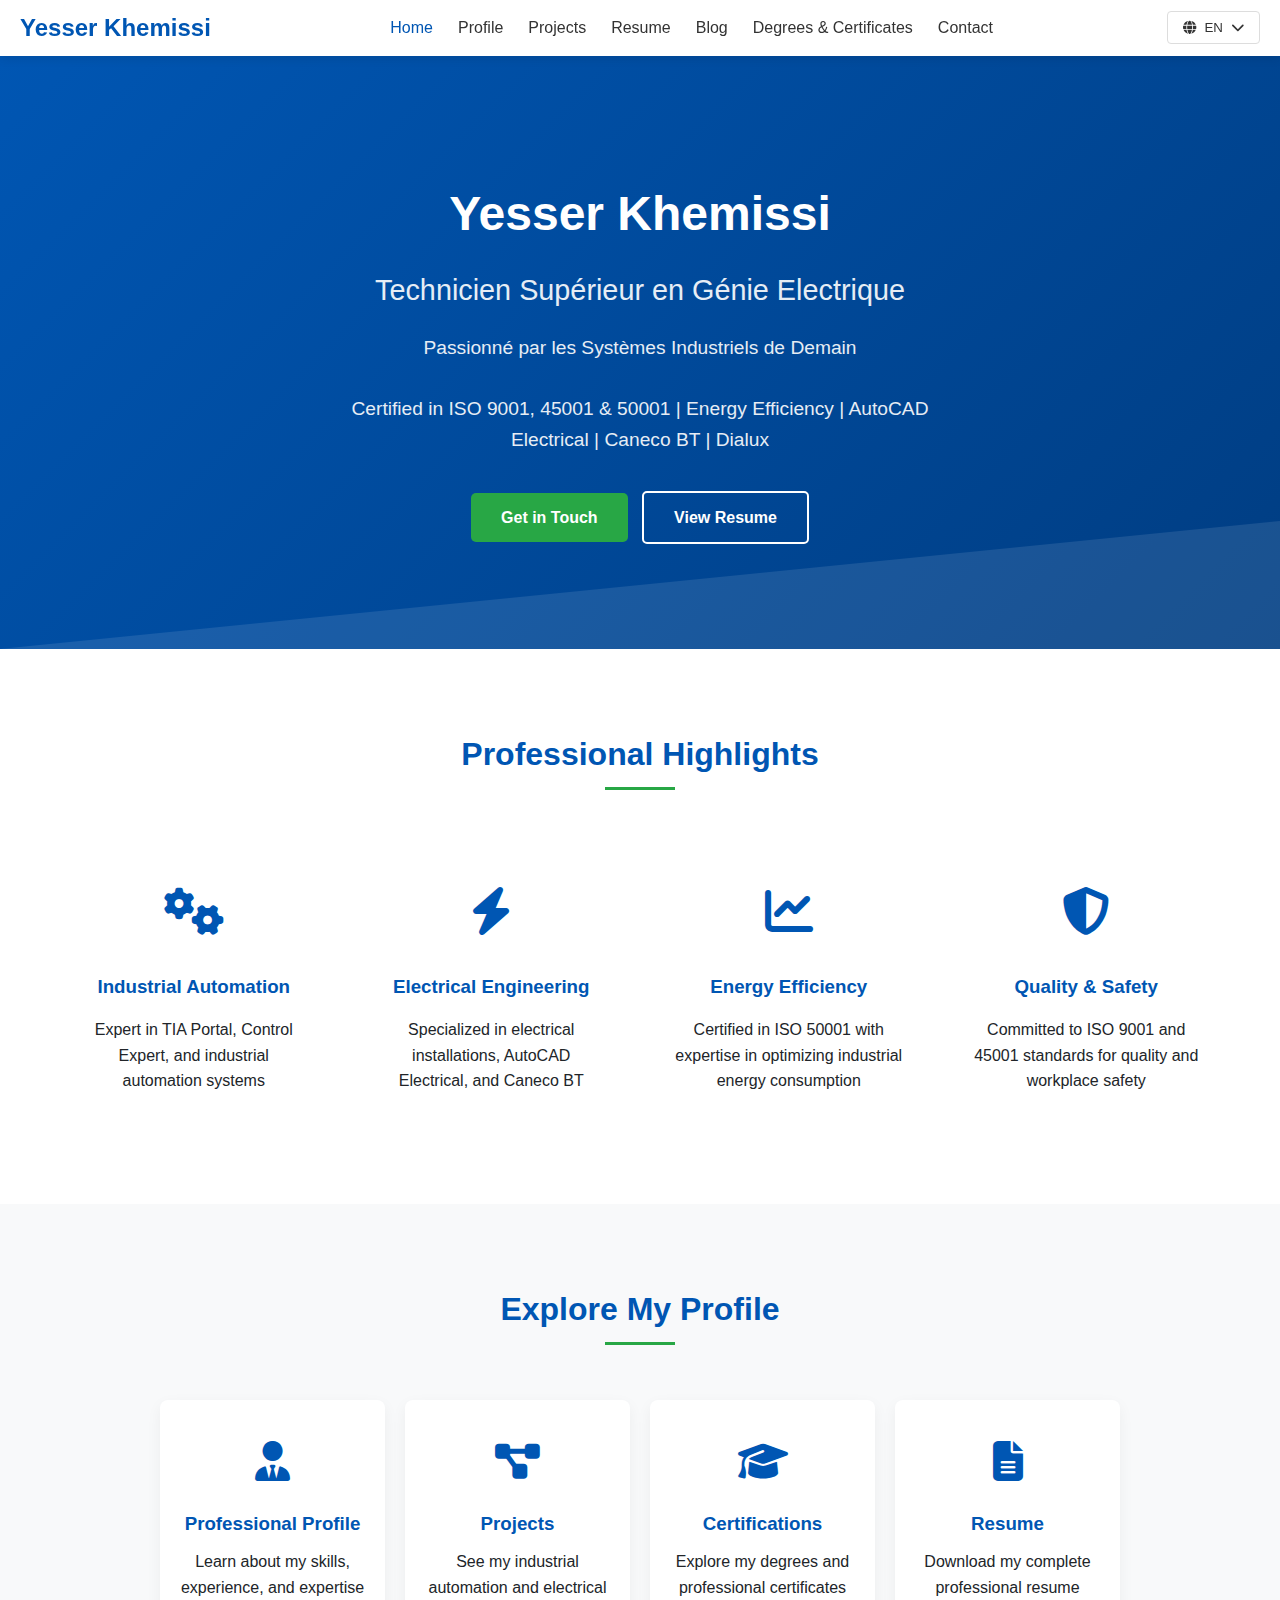
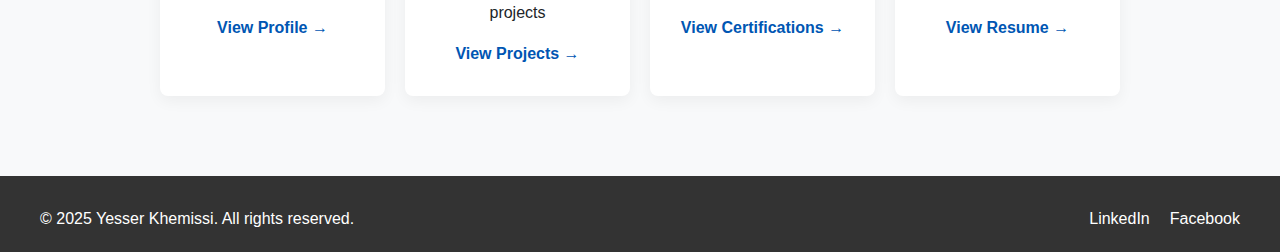
<file: index.html>
<!DOCTYPE html>
<html lang="en">
<head>
  <meta charset="UTF-8">
  <meta name="viewport" content="width=device-width, initial-scale=1.0">
  <!-- ADDED LANGUAGE META TAGS -->
  <html lang="en">
  <meta http-equiv="Content-Language" content="en">
  <meta name="language" content="English">
  <meta property="og:locale" content="en_US">
  <!-- END OF ADDED META TAGS -->
  
  <title>Home - Yesser Khemissi | Automation & Industrial IT Technician</title>
  <link rel="stylesheet" href="https://cdnjs.cloudflare.com/ajax/libs/font-awesome/6.4.0/css/all.min.css">
  <style>
    :root {
      --primary: #0056b3;
      --secondary: #333333;
      --accent: #28a745;
      --light: #f8f9fa;
      --dark: #212529;
      --gray: #6c757d;
    }
    
    * {
      margin: 0;
      padding: 0;
      box-sizing: border-box;
      font-family: 'Segoe UI', Tahoma, Geneva, Verdana, sans-serif;
    }
    
    body {
      line-height: 1.6;
      color: var(--dark);
      background-color: #f5f5f5;
      display: flex;
      flex-direction: column;
      min-height: 100vh;
    }
    
    /* Navigation Styles */
    .navbar {
      background-color: white;
      box-shadow: 0 2px 10px rgba(0,0,0,0.1);
      padding: 0 20px;
      display: flex;
      justify-content: space-between;
      align-items: center;
      position: sticky;
      top: 0;
      z-index: 1000;
    }
    
    .logo {
      font-size: 1.5rem;
      font-weight: 700;
      color: var(--primary);
    }
    
    .nav-links {
      display: flex;
      list-style: none;
    }
    
    .nav-links li {
      margin-left: 25px;
    }
    
    .nav-links a {
      text-decoration: none;
      color: var(--secondary);
      font-weight: 500;
      transition: color 0.3s;
      padding: 15px 0;
      display: block;
    }
    
    .nav-links a:hover, .nav-links a.active {
      color: var(--primary);
    }
    
    .menu-icon {
      display: none;
      font-size: 1.5rem;
      cursor: pointer;
    }
    
    /* LANGUAGE SWITCHER STYLES - ADDED */
    .language-switcher {
      position: relative;
      margin-left: 20px;
    }
    
    .lang-btn {
      background: white;
      border: 1px solid #ddd;
      border-radius: 4px;
      padding: 8px 15px;
      cursor: pointer;
      display: flex;
      align-items: center;
      gap: 8px;
      font-weight: 500;
      color: #333;
      transition: all 0.3s;
    }
    
    .lang-btn:hover {
      border-color: var(--primary);
      color: var(--primary);
    }
    
    .lang-dropdown {
      display: none;
      position: absolute;
      top: 100%;
      right: 0;
      background: white;
      border-radius: 8px;
      box-shadow: 0 5px 15px rgba(0,0,0,0.1);
      min-width: 150px;
      z-index: 1000;
      margin-top: 5px;
    }
    
    .lang-dropdown.show {
      display: block;
    }
    
    .lang-option {
      padding: 10px 15px;
      cursor: pointer;
      display: flex;
      align-items: center;
      gap: 10px;
      border-bottom: 1px solid #eee;
      transition: background 0.3s;
    }
    
    .lang-option:hover {
      background: #f5f5f5;
    }
    
    .lang-option:last-child {
      border-bottom: none;
    }
    
    .lang-option .flag {
      font-size: 1.2em;
    }
    
    /* Language Notification */
    .language-notification {
      position: fixed;
      top: 100px;
      right: 20px;
      background: var(--primary);
      color: white;
      padding: 15px 20px;
      border-radius: 8px;
      box-shadow: 0 5px 15px rgba(0,0,0,0.2);
      z-index: 10000;
      display: flex;
      align-items: center;
      gap: 10px;
      animation: slideIn 0.5s ease;
      max-width: 300px;
    }
    
    @keyframes slideIn {
      from {
        transform: translateX(100%);
        opacity: 0;
      }
      to {
        transform: translateX(0);
        opacity: 1;
      }
    }
    
    /* Hero Section */
    .hero {
      background: linear-gradient(135deg, var(--primary), #003d82);
      color: white;
      padding: 120px 0 100px;
      text-align: center;
      position: relative;
      overflow: hidden;
    }
    
    .hero::before {
      content: '';
      position: absolute;
      top: 0;
      left: 0;
      right: 0;
      bottom: 0;
      background: url('data:image/svg+xml,<svg xmlns="http://www.w3.org/2000/svg" viewBox="0 0 1000 100" fill="%23ffffff" opacity="0.1"><polygon points="1000,100 1000,0 0,100"></polygon></svg>');
      background-size: cover;
    }
    
    .hero-content {
      max-width: 800px;
      margin: 0 auto;
      padding: 0 20px;
      position: relative;
      z-index: 1;
    }
    
    .hero h1 {
      font-size: 3rem;
      margin-bottom: 15px;
      font-weight: 700;
    }
    
    .hero h2 {
      font-size: 1.8rem;
      margin-bottom: 20px;
      font-weight: 400;
      opacity: 0.9;
    }
    
    .hero p {
      font-size: 1.2rem;
      max-width: 600px;
      margin: 0 auto 30px;
      opacity: 0.9;
    }
    
    .btn {
      display: inline-block;
      background-color: var(--accent);
      color: white;
      padding: 12px 30px;
      border-radius: 5px;
      text-decoration: none;
      font-weight: 600;
      transition: background-color 0.3s;
      margin: 5px;
    }
    
    .btn:hover {
      background-color: #218838;
    }
    
    .btn-outline {
      background-color: transparent;
      border: 2px solid white;
    }
    
    .btn-outline:hover {
      background-color: rgba(255,255,255,0.1);
    }
    
    /* Highlights Section */
    .highlights {
      padding: 80px 0;
      background-color: white;
    }
    
    .section-title {
      text-align: center;
      margin-bottom: 50px;
    }
    
    .section-title h2 {
      font-size: 2rem;
      color: var(--primary);
      margin-bottom: 15px;
      position: relative;
      display: inline-block;
    }
    
    .section-title h2::after {
      content: '';
      position: absolute;
      width: 70px;
      height: 3px;
      background-color: var(--accent);
      bottom: -10px;
      left: 50%;
      transform: translateX(-50%);
    }
    
    .highlights-grid {
      display: grid;
      grid-template-columns: repeat(auto-fit, minmax(250px, 1fr));
      gap: 30px;
      max-width: 1200px;
      margin: 0 auto;
      padding: 0 20px;
    }
    
    .highlight-card {
      text-align: center;
      padding: 30px 20px;
      border-radius: 8px;
      transition: transform 0.3s;
    }
    
    .highlight-card:hover {
      transform: translateY(-10px);
    }
    
    .highlight-icon {
      font-size: 3rem;
      color: var(--primary);
      margin-bottom: 20px;
    }
    
    .highlight-card h3 {
      margin-bottom: 15px;
      color: var(--primary);
    }
    
    /* Quick Links Section */
    .quick-links {
      padding: 80px 0;
      background-color: #f8f9fa;
    }
    
    .links-grid {
      display: grid;
      grid-template-columns: repeat(auto-fit, minmax(200px, 1fr));
      gap: 20px;
      max-width: 1000px;
      margin: 0 auto;
      padding: 0 20px;
    }
    
    .link-card {
      background-color: white;
      padding: 30px 20px;
      border-radius: 8px;
      text-align: center;
      box-shadow: 0 5px 15px rgba(0,0,0,0.05);
      transition: transform 0.3s;
    }
    
    .link-card:hover {
      transform: translateY(-5px);
    }
    
    .link-icon {
      font-size: 2.5rem;
      color: var(--primary);
      margin-bottom: 15px;
    }
    
    .link-card h3 {
      margin-bottom: 10px;
      color: var(--primary);
    }
    
    .link-card a {
      display: inline-block;
      margin-top: 15px;
      color: var(--primary);
      font-weight: 600;
      text-decoration: none;
      transition: color 0.3s;
    }
    
    .link-card a:hover {
      color: var(--accent);
    }
    
    /* Footer Styles */
    .site-footer {
      background-color: var(--secondary);
      color: white;
      padding: 30px 20px 20px;
      margin-top: auto;
    }
    
    .footer-bottom {
      display: flex;
      justify-content: space-between;
      align-items: center;
      max-width: 1200px;
      margin: 0 auto;
    }
    
    .social-links {
      display: flex;
      list-style: none;
    }
    
    .social-links li {
      margin-left: 20px;
    }
    
    .social-links a {
      color: white;
      text-decoration: none;
      transition: color 0.3s;
    }
    
    .social-links a:hover {
      color: var(--accent);
    }
    
    /* Responsive Design */
    @media (max-width: 768px) {
      .nav-links {
        display: none;
        position: absolute;
        top: 60px;
        left: 0;
        width: 100%;
        background-color: white;
        flex-direction: column;
        padding: 20px;
        box-shadow: 0 5px 10px rgba(0,0,0,0.1);
      }
      
      .nav-links.active {
        display: flex;
      }
      
      .nav-links li {
        margin: 10px 0;
      }
      
      .menu-icon {
        display: block;
      }
      
      .language-switcher {
        position: absolute;
        top: 20px;
        right: 60px;
      }
      
      .lang-dropdown {
        right: 0;
      }
      
      .language-notification {
        top: 80px;
        right: 10px;
        left: 10px;
        max-width: none;
      }
      
      .hero h1 {
        font-size: 2.2rem;
      }
      
      .hero h2 {
        font-size: 1.4rem;
      }
      
      .hero p {
        font-size: 1rem;
      }
      
      .footer-bottom {
        flex-direction: column;
        text-align: center;
      }
      
      .social-links {
        margin-top: 15px;
        justify-content: center;
      }
      
      .social-links li {
        margin: 0 10px;
      }
    }
  </style>
</head>
<body>
  <!-- Navigation Bar -->
  <nav class="navbar">
    <div class="logo">Yesser Khemissi</div>
    <ul class="nav-links" id="navLinks">
      <li><a href="index.html" class="active">Home</a></li>
      <li><a href="profile.html">Profile</a></li>
      <li><a href="projects.html">Projects</a></li>
      <li><a href="resume.html">Resume</a></li>
      <li><a href="blog.html">Blog</a></li>
      <li><a href="my degree and certificate.html">Degrees & Certificates</a></li>
      <li><a href="contact.html">Contact</a></li>
    </ul>
    
    <!-- ADDED LANGUAGE SWITCHER -->
    <div class="language-switcher">
      <button class="lang-btn" id="langBtn">
        <i class="fas fa-globe"></i> 
        <span id="currentLang">EN</span>
        <i class="fas fa-chevron-down"></i>
      </button>
      <div class="lang-dropdown" id="langDropdown">
        <div class="lang-option" data-lang="en">
          <span class="flag">🇺🇸</span> English
        </div>
        <div class="lang-option" data-lang="fr">
          <span class="flag">🇫🇷</span> Français
        </div>
        <div class="lang-option" data-lang="ar">
          <span class="flag">🇹🇳</span> العربية
        </div>
      </div>
    </div>
    <!-- END OF LANGUAGE SWITCHER -->
    
    <div class="menu-icon" id="menuIcon">&#9776;</div>
  </nav>

  <!-- Hero Section -->
  <section class="hero">
    <div class="hero-content">
      <h1>Yesser Khemissi</h1>
      <h2>Technicien Supérieur en Génie Electrique </h2>
      <p>Passionné par les Systèmes Industriels de Demain</p>
      <p>Certified in ISO 9001, 45001 & 50001 | Energy Efficiency | AutoCAD Electrical | Caneco BT | Dialux </p>
      <div class="hero-buttons">
        <a href="contact.html" class="btn">Get in Touch</a>
        <a href="resume.html" class="btn btn-outline">View Resume</a>
      </div>
    </div>
  </section>

  <!-- Highlights Section -->
  <section class="highlights">
    <div class="section-title">
      <h2>Professional Highlights</h2>
    </div>
    <div class="highlights-grid">
      <div class="highlight-card">
        <div class="highlight-icon">
          <i class="fas fa-cogs"></i>
        </div>
        <h3>Industrial Automation</h3>
        <p>Expert in TIA Portal, Control Expert, and industrial automation systems</p>
      </div>
      <div class="highlight-card">
        <div class="highlight-icon">
          <i class="fas fa-bolt"></i>
        </div>
        <h3>Electrical Engineering</h3>
        <p>Specialized in electrical installations, AutoCAD Electrical, and Caneco BT</p>
      </div>
      <div class="highlight-card">
        <div class="highlight-icon">
          <i class="fas fa-chart-line"></i>
        </div>
        <h3>Energy Efficiency</h3>
        <p>Certified in ISO 50001 with expertise in optimizing industrial energy consumption</p>
      </div>
      <div class="highlight-card">
        <div class="highlight-icon">
          <i class="fas fa-shield-alt"></i>
        </div>
        <h3>Quality & Safety</h3>
        <p>Committed to ISO 9001 and 45001 standards for quality and workplace safety</p>
      </div>
    </div>
  </section>

  <!-- Quick Links Section -->
  <section class="quick-links">
    <div class="section-title">
      <h2>Explore My Profile</h2>
    </div>
    <div class="links-grid">
      <div class="link-card">
        <div class="link-icon">
          <i class="fas fa-user-tie"></i>
        </div>
        <h3>Professional Profile</h3>
        <p>Learn about my skills, experience, and expertise</p>
        <a href="profile.html">View Profile →</a>
      </div>
      <div class="link-card">
        <div class="link-icon">
          <i class="fas fa-project-diagram"></i>
        </div>
        <h3>Projects</h3>
        <p>See my industrial automation and electrical projects</p>
        <a href="projects.html">View Projects →</a>
      </div>
      <div class="link-card">
        <div class="link-icon">
          <i class="fas fa-graduation-cap"></i>
        </div>
        <h3>Certifications</h3>
        <p>Explore my degrees and professional certificates</p>
        <a href="my degree and certificate.html">View Certifications →</a>
      </div>
      <div class="link-card">
        <div class="link-icon">
          <i class="fas fa-file-alt"></i>
        </div>
        <h3>Resume</h3>
        <p>Download my complete professional resume</p>
        <a href="resume.html">View Resume →</a>
      </div>
    </div>
  </section>

  <!-- Footer -->
  <footer class="site-footer">
    <div class="footer-bottom">
      <p>&copy; 2025 Yesser Khemissi. All rights reserved.</p>
      <ul class="social-links">
        <li><a href="https://linkedin.com/in/khemissi-yesser-9a0a3225b" target="_blank">LinkedIn</a></li>
        <li><a href="https://facebook.com" target="_blank">Facebook</a></li>
      </ul>
    </div>
  </footer>

  <!-- ADDED: Google Translate Container -->
  <div id="google_translate_element" style="display:none;"></div>

  <script>
    // Mobile menu toggle
    document.getElementById('menuIcon').addEventListener('click', function() {
      document.getElementById('navLinks').classList.toggle('active');
    });
    
    // ============================================
    // ADDED: LANGUAGE DETECTION & TRANSLATION CODE
    // ============================================
    
    // Function to detect browser language
    function detectBrowserLanguage() {
      const browserLang = navigator.language || navigator.userLanguage;
      const langCode = browserLang.split('-')[0]; // Get 'en', 'fr', 'ar'
      
      if (langCode === 'fr') {
        return 'fr';
      } else if (langCode === 'ar') {
        return 'ar';
      } else {
        return 'en';
      }
    }
    
    // Function to show language notification
    function showLanguageNotification(lang) {
      const existing = document.querySelector('.language-notification');
      if (existing) existing.remove();
      
      const notification = document.createElement('div');
      notification.className = 'language-notification';
      
      const langName = lang === 'fr' ? 'Français' : 'العربية';
      notification.innerHTML = `
        <i class="fas fa-language"></i>
        <div>
          <strong>Website available in ${langName}</strong>
          <div style="font-size: 0.9em; opacity: 0.9;">Click the language button above to translate</div>
        </div>
        <button class="close-notification" style="background: transparent; border: none; color: white; cursor: pointer; margin-left: 10px;">
          <i class="fas fa-times"></i>
        </button>
      `;
      
      document.body.appendChild(notification);
      
      notification.querySelector('.close-notification').addEventListener('click', function() {
        notification.remove();
      });
      
      setTimeout(() => {
        if (notification.parentElement) {
          notification.remove();
        }
      }, 10000);
    }
    
    // Function to apply Google Translate
    function applyTranslation(lang) {
      if (!window.google || !google.translate) {
        const script = document.createElement('script');
        script.src = `https://translate.google.com/translate_a/element.js?cb=initGoogleTranslate&hl=${lang}`;
        document.body.appendChild(script);
      } else {
        const translateDiv = document.getElementById('google_translate_element');
        translateDiv.style.display = 'block';
        
        setTimeout(() => {
          if (window.google && google.translate) {
            const iframe = document.querySelector('.goog-te-menu-frame');
            if (iframe && iframe.contentWindow) {
              const langOption = iframe.contentWindow.document.querySelector(`[value="${lang}"]`);
              if (langOption) langOption.click();
            }
          }
        }, 500);
      }
    }
    
    // Google Translate initialization
    function initGoogleTranslate() {
      new google.translate.TranslateElement({
        pageLanguage: 'en',
        includedLanguages: 'en,fr,ar',
        layout: google.translate.TranslateElement.InlineLayout.SIMPLE,
        autoDisplay: false
      }, 'google_translate_element');
      
      const style = document.createElement('style');
      style.innerHTML = `
        .goog-te-banner-frame { display: none !important; }
        body { top: 0 !important; }
        .goog-te-gadget-simple { border: none !important; background: transparent !important; }
      `;
      document.head.appendChild(style);
    }
    
    // Language Switcher Functionality
    function initLanguageSwitcher() {
      const langBtn = document.getElementById('langBtn');
      const langDropdown = document.getElementById('langDropdown');
      const currentLang = document.getElementById('currentLang');
      
      if (!langBtn) return;
      
      // Toggle dropdown
      langBtn.addEventListener('click', function(e) {
        e.stopPropagation();
        langDropdown.classList.toggle('show');
      });
      
      // Language selection
      document.querySelectorAll('.lang-option').forEach(option => {
        option.addEventListener('click', function() {
          const selectedLang = this.getAttribute('data-lang');
          if (currentLang) {
            currentLang.textContent = selectedLang.toUpperCase();
          }
          
          applyTranslation(selectedLang);
          langDropdown.classList.remove('show');
          localStorage.setItem('preferredLanguage', selectedLang);
        });
      });
      
      // Load saved preference
      const savedLang = localStorage.getItem('preferredLanguage');
      if (savedLang && currentLang) {
        currentLang.textContent = savedLang.toUpperCase();
      }
      
      // Auto-detect on page load
      const detectedLang = detectBrowserLanguage();
      if (detectedLang !== 'en' && !savedLang) {
        setTimeout(() => {
          showLanguageNotification(detectedLang);
        }, 2000);
      }
      
      // Close dropdown when clicking outside
      document.addEventListener('click', function() {
        langDropdown.classList.remove('show');
      });
    }
    
    // Initialize when page loads
    document.addEventListener('DOMContentLoaded', function() {
      initLanguageSwitcher();
    });
    
  </script>
</body>
</html>
</file>
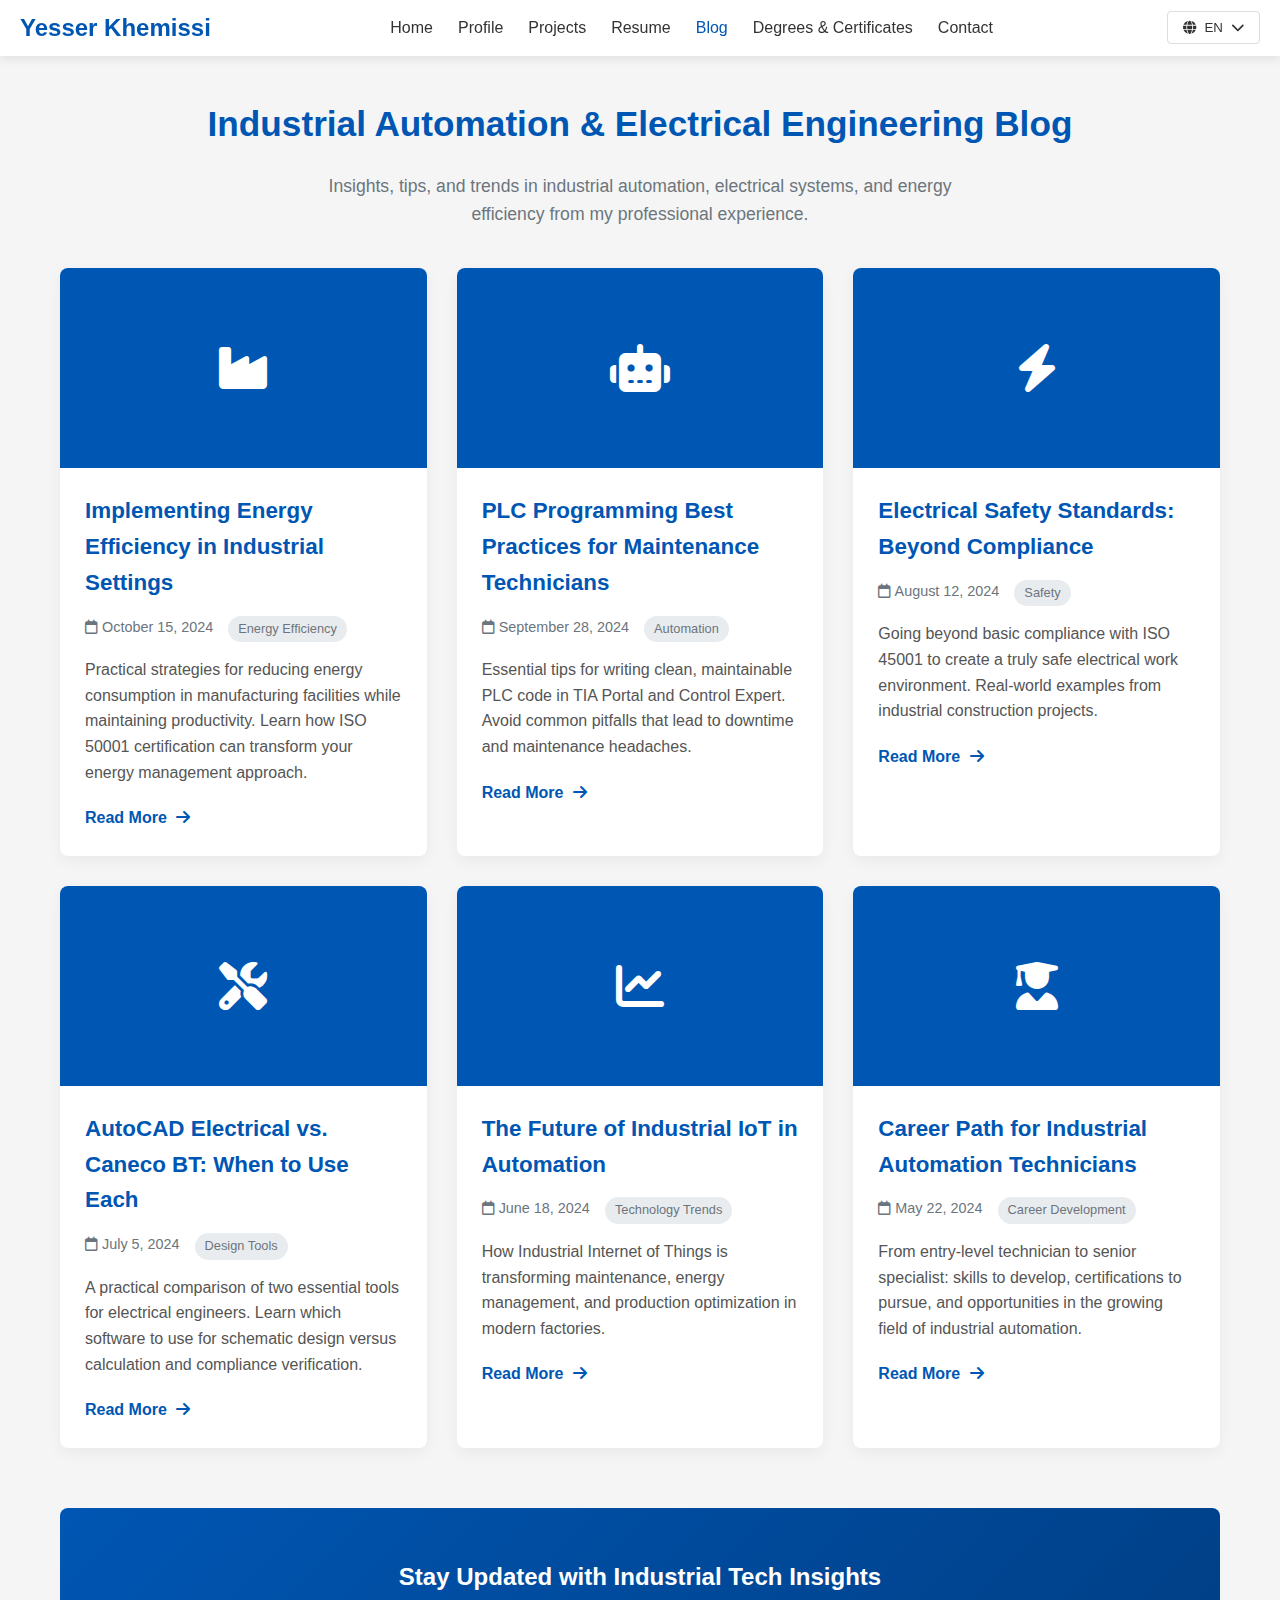
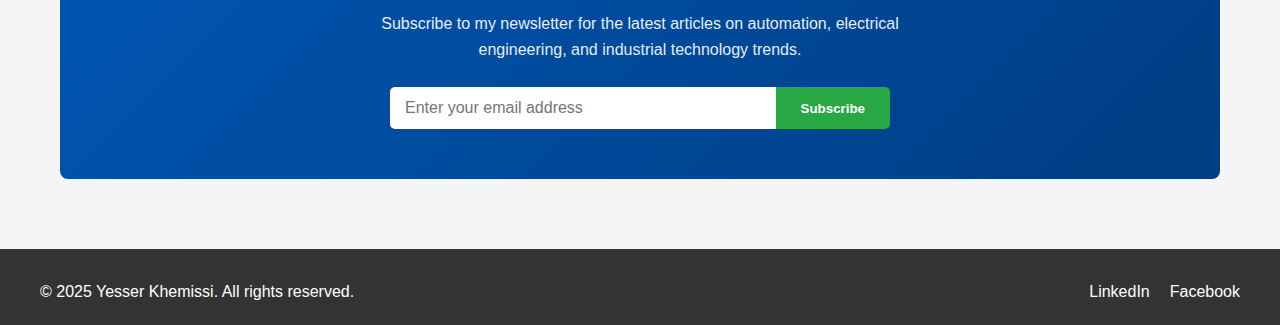
<file: blog.html>
<!DOCTYPE html>
<html lang="en">
<head>
  <meta charset="UTF-8">
  <meta name="viewport" content="width=device-width, initial-scale=1.0">
  
  <!-- ⭐ ADDED: Language Meta Tags -->
  <meta http-equiv="Content-Language" content="en">
  <meta name="language" content="English">
  <meta property="og:locale" content="en_US">
  
  <title>Blog - Yesser Khemissi | Automation & Industrial IT</title>
  <link rel="stylesheet" href="https://cdnjs.cloudflare.com/ajax/libs/font-awesome/6.4.0/css/all.min.css">
  <style>
    :root {
      --primary: #0056b3;
      --secondary: #333333;
      --accent: #28a745;
      --light: #f8f9fa;
      --dark: #212529;
      --gray: #6c757d;
    }
    
    * {
      margin: 0;
      padding: 0;
      box-sizing: border-box;
      font-family: 'Segoe UI', Tahoma, Geneva, Verdana, sans-serif;
    }
    
    body {
      line-height: 1.6;
      color: var(--dark);
      background-color: #f5f5f5;
      display: flex;
      flex-direction: column;
      min-height: 100vh;
    }
    
    /* Navigation Styles */
    .navbar {
      background-color: white;
      box-shadow: 0 2px 10px rgba(0,0,0,0.1);
      padding: 0 20px;
      display: flex;
      justify-content: space-between;
      align-items: center;
      position: sticky;
      top: 0;
      z-index: 1000;
    }
    
    .logo {
      font-size: 1.5rem;
      font-weight: 700;
      color: var(--primary);
    }
    
    .nav-links {
      display: flex;
      list-style: none;
    }
    
    .nav-links li {
      margin-left: 25px;
    }
    
    .nav-links a {
      text-decoration: none;
      color: var(--secondary);
      font-weight: 500;
      transition: color 0.3s;
      padding: 15px 0;
      display: block;
    }
    
    .nav-links a:hover, .nav-links a.active {
      color: var(--primary);
    }
    
    .menu-icon {
      display: none;
      font-size: 1.5rem;
      cursor: pointer;
    }
    
    /* ⭐ ADDED: Language Switcher Styles */
    .language-switcher {
      position: relative;
      margin-left: 20px;
    }
    
    .lang-btn {
      background: white;
      border: 1px solid #ddd;
      border-radius: 4px;
      padding: 8px 15px;
      cursor: pointer;
      display: flex;
      align-items: center;
      gap: 8px;
      font-weight: 500;
      color: #333;
      transition: all 0.3s;
    }
    
    .lang-btn:hover {
      border-color: #0056b3;
      color: #0056b3;
    }
    
    .lang-dropdown {
      display: none;
      position: absolute;
      top: 100%;
      right: 0;
      background: white;
      border-radius: 8px;
      box-shadow: 0 5px 15px rgba(0,0,0,0.1);
      min-width: 150px;
      z-index: 1000;
      margin-top: 5px;
    }
    
    .lang-dropdown.show {
      display: block;
    }
    
    .lang-option {
      padding: 10px 15px;
      cursor: pointer;
      display: flex;
      align-items: center;
      gap: 10px;
      border-bottom: 1px solid #eee;
      transition: background 0.3s;
    }
    
    .lang-option:hover {
      background: #f5f5f5;
    }
    
    .lang-option:last-child {
      border-bottom: none;
    }
    
    .lang-option .flag {
      font-size: 1.2em;
    }
    
    /* Language Notification */
    .language-notification {
      position: fixed;
      top: 100px;
      right: 20px;
      background: #0056b3;
      color: white;
      padding: 15px 20px;
      border-radius: 8px;
      box-shadow: 0 5px 15px rgba(0,0,0,0.2);
      z-index: 10000;
      display: flex;
      align-items: center;
      gap: 10px;
      animation: slideIn 0.5s ease;
      max-width: 300px;
    }
    
    @keyframes slideIn {
      from {
        transform: translateX(100%);
        opacity: 0;
      }
      to {
        transform: translateX(0);
        opacity: 1;
      }
    }
    
    /* For mobile */
    @media (max-width: 768px) {
      .nav-links {
        display: none;
        position: absolute;
        top: 60px;
        left: 0;
        width: 100%;
        background-color: white;
        flex-direction: column;
        padding: 20px;
        box-shadow: 0 5px 10px rgba(0,0,0,0.1);
      }
      
      .nav-links.active {
        display: flex;
      }
      
      .nav-links li {
        margin: 10px 0;
      }
      
      .menu-icon {
        display: block;
      }
      
      .language-switcher {
        position: absolute;
        top: 20px;
        right: 60px;
      }
      
      .lang-dropdown {
        right: 0;
      }
      
      .language-notification {
        top: 80px;
        right: 10px;
        left: 10px;
        max-width: none;
      }
    }
    
    /* Content Styles */
    .content {
      flex: 1;
      padding: 40px 20px;
      max-width: 1200px;
      margin: 0 auto;
      width: 100%;
    }
    
    .content h1 {
      text-align: center;
      margin-bottom: 20px;
      color: var(--primary);
      font-size: 2.2rem;
    }
    
    .content > p {
      text-align: center;
      max-width: 700px;
      margin: 0 auto 40px;
      color: var(--gray);
      font-size: 1.1rem;
    }
    
    /* Blog Posts Styles */
    .blog-posts {
      display: grid;
      grid-template-columns: repeat(auto-fit, minmax(350px, 1fr));
      gap: 30px;
      margin-top: 40px;
    }
    
    .blog-post {
      background-color: white;
      border-radius: 8px;
      overflow: hidden;
      box-shadow: 0 5px 15px rgba(0,0,0,0.05);
      transition: transform 0.3s;
    }
    
    .blog-post:hover {
      transform: translateY(-10px);
    }
    
    .post-image {
      height: 200px;
      background-color: var(--primary);
      display: flex;
      align-items: center;
      justify-content: center;
      color: white;
      font-size: 3rem;
    }
    
    .post-content {
      padding: 25px;
    }
    
    .post-content h3 {
      margin-bottom: 15px;
      color: var(--primary);
      font-size: 1.4rem;
    }
    
    .post-meta {
      display: flex;
      margin-bottom: 15px;
      color: var(--gray);
      font-size: 0.9rem;
    }
    
    .post-date {
      margin-right: 15px;
    }
    
    .post-category {
      background-color: #e9ecef;
      padding: 3px 10px;
      border-radius: 20px;
      font-size: 0.8rem;
    }
    
    .post-excerpt {
      margin-bottom: 20px;
      color: #555;
    }
    
    .read-more {
      display: inline-block;
      color: var(--primary);
      text-decoration: none;
      font-weight: 600;
      transition: color 0.3s;
    }
    
    .read-more:hover {
      color: var(--accent);
    }
    
    .read-more i {
      margin-left: 5px;
      transition: transform 0.3s;
    }
    
    .read-more:hover i {
      transform: translateX(5px);
    }
    
    /* Newsletter Section */
    .newsletter {
      background: linear-gradient(135deg, var(--primary), #003d82);
      color: white;
      padding: 50px 30px;
      border-radius: 8px;
      text-align: center;
      margin: 60px 0 30px;
    }
    
    .newsletter h2 {
      margin-bottom: 15px;
    }
    
    .newsletter p {
      max-width: 600px;
      margin: 0 auto 25px;
      opacity: 0.9;
    }
    
    .newsletter-form {
      display: flex;
      max-width: 500px;
      margin: 0 auto;
    }
    
    .newsletter-input {
      flex: 1;
      padding: 12px 15px;
      border: none;
      border-radius: 5px 0 0 5px;
      font-size: 1rem;
    }
    
    .newsletter-btn {
      background-color: var(--accent);
      color: white;
      border: none;
      padding: 0 25px;
      border-radius: 0 5px 5px 0;
      cursor: pointer;
      font-weight: 600;
      transition: background-color 0.3s;
    }
    
    .newsletter-btn:hover {
      background-color: #218838;
    }
    
    /* Footer Styles */
    .site-footer {
      background-color: var(--secondary);
      color: white;
      padding: 30px 20px 20px;
      margin-top: auto;
    }
    
    .footer-bottom {
      display: flex;
      justify-content: space-between;
      align-items: center;
      max-width: 1200px;
      margin: 0 auto;
    }
    
    .social-links {
      display: flex;
      list-style: none;
    }
    
    .social-links li {
      margin-left: 20px;
    }
    
    .social-links a {
      color: white;
      text-decoration: none;
      transition: color 0.3s;
    }
    
    .social-links a:hover {
      color: var(--accent);
    }
    
    /* Responsive Design */
    @media (max-width: 768px) {
      .blog-posts {
        grid-template-columns: 1fr;
      }
      
      .newsletter-form {
        flex-direction: column;
      }
      
      .newsletter-input {
        border-radius: 5px;
        margin-bottom: 10px;
      }
      
      .newsletter-btn {
        border-radius: 5px;
        padding: 12px;
      }
      
      .footer-bottom {
        flex-direction: column;
        text-align: center;
      }
      
      .social-links {
        margin-top: 15px;
        justify-content: center;
      }
      
      .social-links li {
        margin: 0 10px;
      }
    }
  </style>
</head>
<body>
  <!-- Navigation Bar -->
  <nav class="navbar">
    <div class="logo">Yesser Khemissi</div>
    <ul class="nav-links" id="navLinks">
      <li><a href="index.html">Home</a></li>
      <li><a href="profile.html">Profile</a></li>
      <li><a href="projects.html">Projects</a></li>
      <li><a href="resume.html">Resume</a></li>
      <li><a href="blog.html" class="active">Blog</a></li>
      <li><a href="my degree and certificate.html">Degrees & Certificates</a></li>
      <li><a href="contact.html">Contact</a></li>
    </ul>
    
    <!-- ⭐ ADDED: Language Switcher -->
    <div class="language-switcher">
      <button class="lang-btn" id="langBtn">
        <i class="fas fa-globe"></i> 
        <span id="currentLang">EN</span>
        <i class="fas fa-chevron-down"></i>
      </button>
      <div class="lang-dropdown" id="langDropdown">
        <div class="lang-option" data-lang="en">
          <span class="flag">🇺🇸</span> English
        </div>
        <div class="lang-option" data-lang="fr">
          <span class="flag">🇫🇷</span> Français
        </div>
        <div class="lang-option" data-lang="ar">
          <span class="flag">🇹🇳</span> العربية
        </div>
      </div>
    </div>
    
    <div class="menu-icon" id="menuIcon">&#9776;</div>
  </nav>

  <!-- Main Content -->
  <section class="content">
    <h1>Industrial Automation & Electrical Engineering Blog</h1>
    <p>Insights, tips, and trends in industrial automation, electrical systems, and energy efficiency from my professional experience.</p>
    
    <div class="blog-posts">
      <div class="blog-post">
        <div class="post-image">
          <i class="fas fa-industry"></i>
        </div>
        <div class="post-content">
          <h3>Implementing Energy Efficiency in Industrial Settings</h3>
          <div class="post-meta">
            <span class="post-date"><i class="far fa-calendar"></i> October 15, 2024</span>
            <span class="post-category">Energy Efficiency</span>
          </div>
          <p class="post-excerpt">Practical strategies for reducing energy consumption in manufacturing facilities while maintaining productivity. Learn how ISO 50001 certification can transform your energy management approach.</p>
          <a href="#" class="read-more">Read More <i class="fas fa-arrow-right"></i></a>
        </div>
      </div>
      
      <div class="blog-post">
        <div class="post-image">
          <i class="fas fa-robot"></i>
        </div>
        <div class="post-content">
          <h3>PLC Programming Best Practices for Maintenance Technicians</h3>
          <div class="post-meta">
            <span class="post-date"><i class="far fa-calendar"></i> September 28, 2024</span>
            <span class="post-category">Automation</span>
          </div>
          <p class="post-excerpt">Essential tips for writing clean, maintainable PLC code in TIA Portal and Control Expert. Avoid common pitfalls that lead to downtime and maintenance headaches.</p>
          <a href="#" class="read-more">Read More <i class="fas fa-arrow-right"></i></a>
        </div>
      </div>
      
      <div class="blog-post">
        <div class="post-image">
          <i class="fas fa-bolt"></i>
        </div>
        <div class="post-content">
          <h3>Electrical Safety Standards: Beyond Compliance</h3>
          <div class="post-meta">
            <span class="post-date"><i class="far fa-calendar"></i> August 12, 2024</span>
            <span class="post-category">Safety</span>
          </div>
          <p class="post-excerpt">Going beyond basic compliance with ISO 45001 to create a truly safe electrical work environment. Real-world examples from industrial construction projects.</p>
          <a href="#" class="read-more">Read More <i class="fas fa-arrow-right"></i></a>
        </div>
      </div>
      
      <div class="blog-post">
        <div class="post-image">
          <i class="fas fa-tools"></i>
        </div>
        <div class="post-content">
          <h3>AutoCAD Electrical vs. Caneco BT: When to Use Each</h3>
          <div class="post-meta">
            <span class="post-date"><i class="far fa-calendar"></i> July 5, 2024</span>
            <span class="post-category">Design Tools</span>
          </div>
          <p class="post-excerpt">A practical comparison of two essential tools for electrical engineers. Learn which software to use for schematic design versus calculation and compliance verification.</p>
          <a href="#" class="read-more">Read More <i class="fas fa-arrow-right"></i></a>
        </div>
      </div>
      
      <div class="blog-post">
        <div class="post-image">
          <i class="fas fa-chart-line"></i>
        </div>
        <div class="post-content">
          <h3>The Future of Industrial IoT in Automation</h3>
          <div class="post-meta">
            <span class="post-date"><i class="far fa-calendar"></i> June 18, 2024</span>
            <span class="post-category">Technology Trends</span>
          </div>
          <p class="post-excerpt">How Industrial Internet of Things is transforming maintenance, energy management, and production optimization in modern factories.</p>
          <a href="#" class="read-more">Read More <i class="fas fa-arrow-right"></i></a>
        </div>
      </div>
      
      <div class="blog-post">
        <div class="post-image">
          <i class="fas fa-user-graduate"></i>
        </div>
        <div class="post-content">
          <h3>Career Path for Industrial Automation Technicians</h3>
          <div class="post-meta">
            <span class="post-date"><i class="far fa-calendar"></i> May 22, 2024</span>
            <span class="post-category">Career Development</span>
          </div>
          <p class="post-excerpt">From entry-level technician to senior specialist: skills to develop, certifications to pursue, and opportunities in the growing field of industrial automation.</p>
          <a href="#" class="read-more">Read More <i class="fas fa-arrow-right"></i></a>
        </div>
      </div>
    </div>
    
    <!-- Newsletter Section -->
    <div class="newsletter">
      <h2>Stay Updated with Industrial Tech Insights</h2>
      <p>Subscribe to my newsletter for the latest articles on automation, electrical engineering, and industrial technology trends.</p>
      <form class="newsletter-form">
        <input type="email" class="newsletter-input" placeholder="Enter your email address" required>
        <button type="submit" class="newsletter-btn">Subscribe</button>
      </form>
    </div>
  </section>

  <!-- Footer -->
  <footer class="site-footer">
    <div class="footer-bottom">
      <p>&copy; 2025 Yesser Khemissi. All rights reserved.</p>
      <ul class="social-links">
        <li><a href="https://linkedin.com/in/khemissi-yesser-9a0a3225b" target="_blank">LinkedIn</a></li>
        <li><a href="https://facebook.com" target="_blank">Facebook</a></li>
      </ul>
    </div>
  </footer>

  <!-- ⭐ ADDED: Google Translate Container -->
  <div id="google_translate_element" style="display:none;"></div>

  <script>
    // Mobile menu toggle
    document.getElementById('menuIcon').addEventListener('click', function() {
      document.getElementById('navLinks').classList.toggle('active');
    });
    
    // Newsletter form submission
    document.querySelector('.newsletter-form').addEventListener('submit', function(e) {
      e.preventDefault();
      const email = this.querySelector('.newsletter-input').value;
      alert(`Thank you for subscribing with ${email}! You'll receive updates on industrial automation insights.`);
      this.reset();
    });
    
    // ⭐ ADDED: Language Switcher Functionality
    // Language Detection
    function detectBrowserLanguage() {
      const browserLang = navigator.language || navigator.userLanguage;
      const langCode = browserLang.split('-')[0];
      if (langCode === 'fr') return 'fr';
      if (langCode === 'ar') return 'ar';
      return 'en';
    }
    
    // Language Switcher
    const langBtn = document.getElementById('langBtn');
    const langDropdown = document.getElementById('langDropdown');
    const currentLang = document.getElementById('currentLang');
    
    if (langBtn) {
      // Toggle dropdown
      langBtn.addEventListener('click', function(e) {
        e.stopPropagation();
        langDropdown.classList.toggle('show');
      });
      
      // Language selection
      document.querySelectorAll('.lang-option').forEach(option => {
        option.addEventListener('click', function() {
          const selectedLang = this.getAttribute('data-lang');
          currentLang.textContent = selectedLang.toUpperCase();
          
          // Apply translation
          applyTranslation(selectedLang);
          
          // Close dropdown
          langDropdown.classList.remove('show');
          
          // Save preference
          localStorage.setItem('preferredLanguage', selectedLang);
        });
      });
      
      // Load saved preference
      const savedLang = localStorage.getItem('preferredLanguage');
      if (savedLang && currentLang) {
        currentLang.textContent = savedLang.toUpperCase();
      }
      
      // Auto-detect on page load
      const detectedLang = detectBrowserLanguage();
      if (detectedLang !== 'en' && !savedLang) {
        setTimeout(() => {
          showLanguageNotification(detectedLang);
        }, 2000);
      }
      
      // Close dropdown when clicking outside
      document.addEventListener('click', function() {
        langDropdown.classList.remove('show');
      });
    }
    
    // Show language notification
    function showLanguageNotification(lang) {
      const notification = document.createElement('div');
      notification.className = 'language-notification';
      const langName = lang === 'fr' ? 'Français' : 'العربية';
      notification.innerHTML = `
        <i class="fas fa-language"></i>
        <div>
          <strong>Website available in ${langName}</strong>
          <div style="font-size: 0.9em; opacity: 0.9;">Click the language button to translate</div>
        </div>
        <button style="background: transparent; border: none; color: white; cursor: pointer; margin-left: 10px;" onclick="this.parentElement.remove()">
          <i class="fas fa-times"></i>
        </button>
      `;
      document.body.appendChild(notification);
      setTimeout(() => notification.remove(), 10000);
    }
    
    // Apply Google Translate
    function applyTranslation(lang) {
      if (!window.google || !google.translate) {
        const script = document.createElement('script');
        script.src = `https://translate.google.com/translate_a/element.js?cb=initGoogleTranslate&hl=${lang}`;
        document.body.appendChild(script);
      } else {
        const translateDiv = document.getElementById('google_translate_element');
        translateDiv.style.display = 'block';
        setTimeout(() => {
          if (window.google && google.translate) {
            const iframe = document.querySelector('.goog-te-menu-frame');
            if (iframe && iframe.contentWindow) {
              const langOption = iframe.contentWindow.document.querySelector(`[value="${lang}"]`);
              if (langOption) langOption.click();
            }
          }
        }, 500);
      }
    }
    
    // Google Translate initialization
    function initGoogleTranslate() {
      new google.translate.TranslateElement({
        pageLanguage: 'en',
        includedLanguages: 'en,fr,ar',
        layout: google.translate.TranslateElement.InlineLayout.SIMPLE,
        autoDisplay: false
      }, 'google_translate_element');
      
      const style = document.createElement('style');
      style.innerHTML = `
        .goog-te-banner-frame { display: none !important; }
        body { top: 0 !important; }
        .goog-te-gadget-simple { border: none !important; background: transparent !important; }
      `;
      document.head.appendChild(style);
    }
  </script>
</body>
</html>
</file>
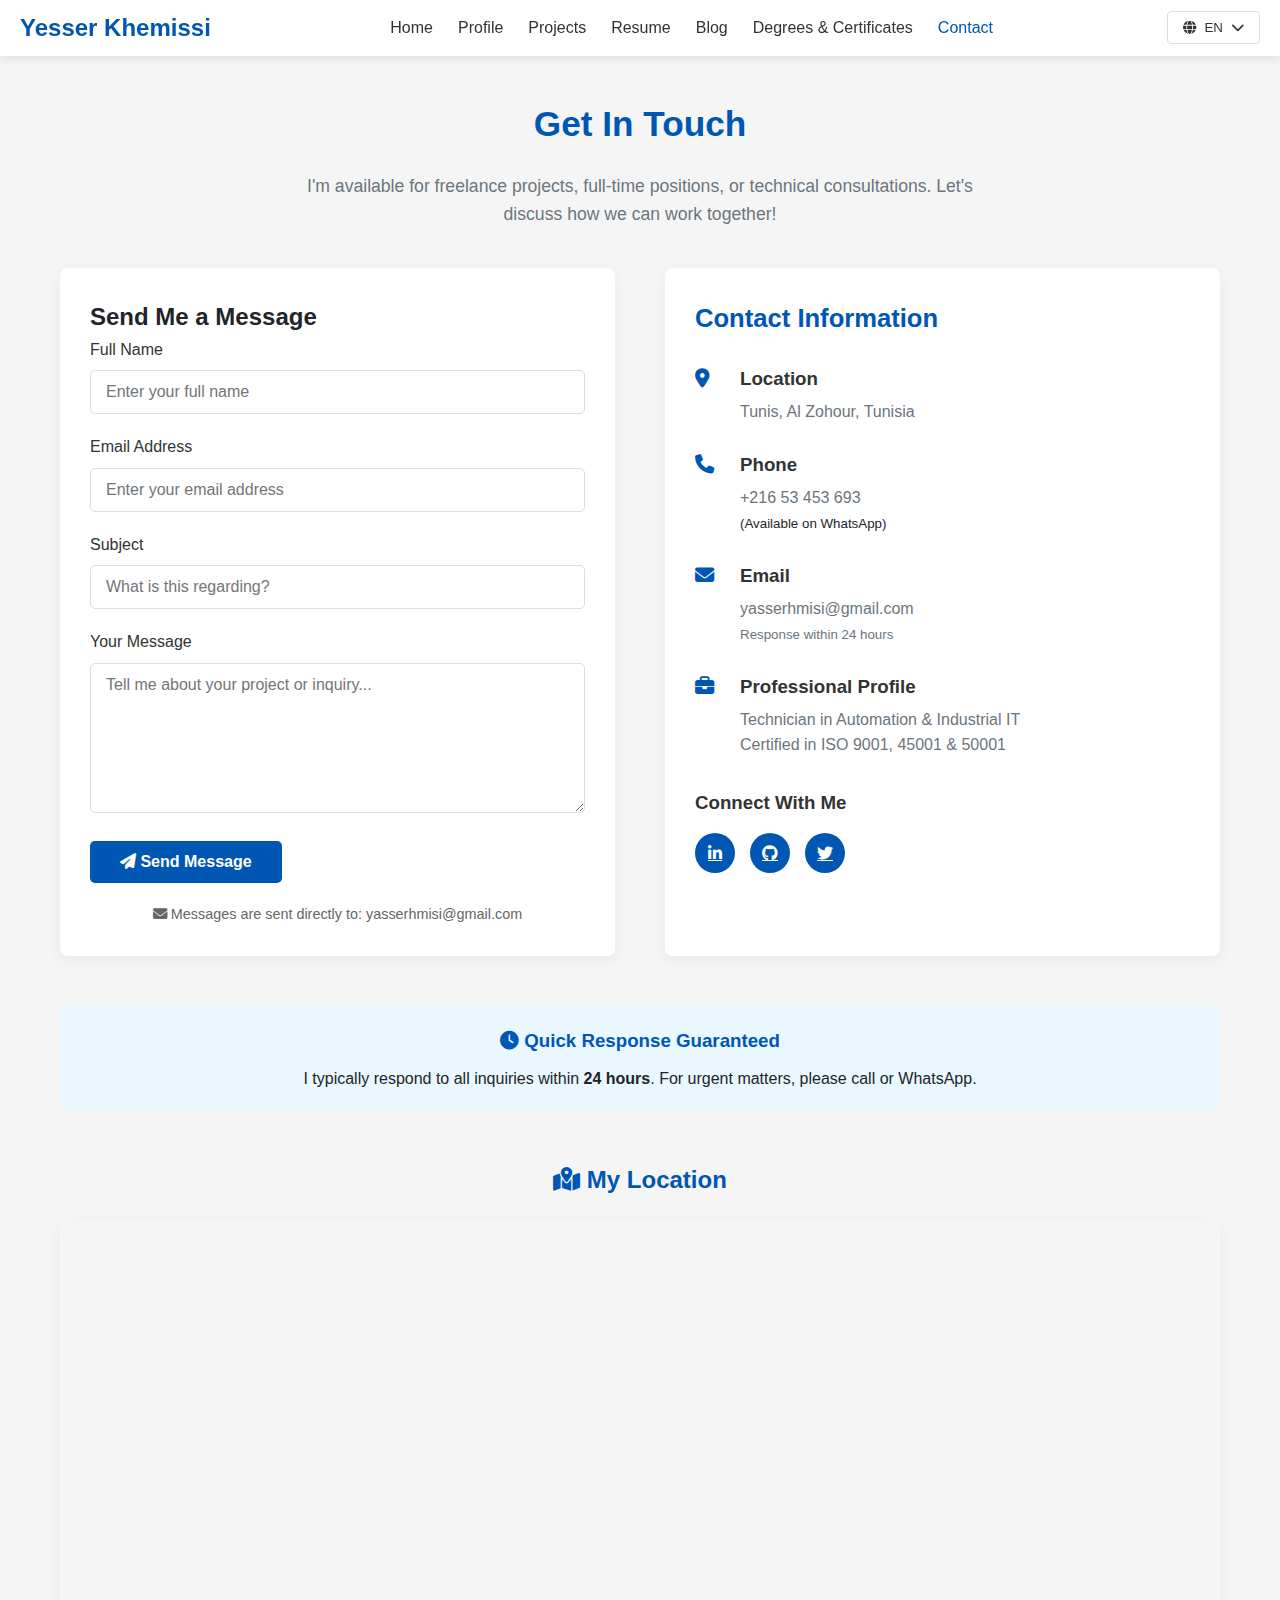
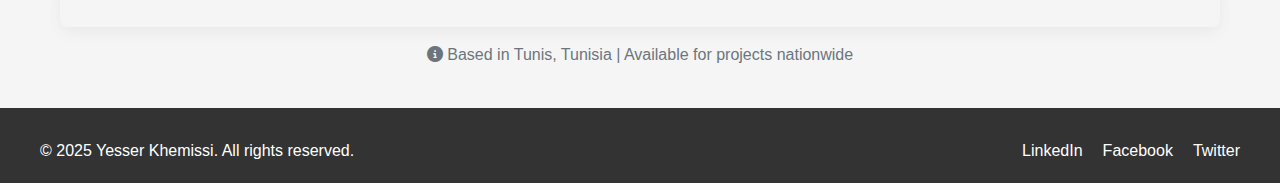
<file: contact.html>
<!DOCTYPE html>
<html lang="en">
<head>
  <meta charset="UTF-8">
  <meta name="viewport" content="width=device-width, initial-scale=1.0">
  <title>Contact - Yesser Khemissi | Automation & Industrial IT</title>
  
  <!-- LANGUAGE META TAGS - ADDED -->
  <meta http-equiv="Content-Language" content="en">
  <meta name="language" content="English">
  <meta property="og:locale" content="en_US">
  <meta property="og:locale:alternate" content="fr_FR">
  
  <link rel="stylesheet" href="https://cdnjs.cloudflare.com/ajax/libs/font-awesome/6.4.0/css/all.min.css">
  <style>
    :root {
      --primary: #0056b3;
      --secondary: #333333;
      --accent: #28a745;
      --light: #f8f9fa;
      --dark: #212529;
      --gray: #6c757d;
    }
    
    * {
      margin: 0;
      padding: 0;
      box-sizing: border-box;
      font-family: 'Segoe UI', Tahoma, Geneva, Verdana, sans-serif;
    }
    
    body {
      line-height: 1.6;
      color: var(--dark);
      background-color: #f5f5f5;
      display: flex;
      flex-direction: column;
      min-height: 100vh;
    }
    
    /* Navigation Styles */
    .navbar {
      background-color: white;
      box-shadow: 0 2px 10px rgba(0,0,0,0.1);
      padding: 0 20px;
      display: flex;
      justify-content: space-between;
      align-items: center;
      position: sticky;
      top: 0;
      z-index: 1000;
    }
    
    .logo {
      font-size: 1.5rem;
      font-weight: 700;
      color: var(--primary);
    }
    
    .nav-links {
      display: flex;
      list-style: none;
    }
    
    .nav-links li {
      margin-left: 25px;
    }
    
    .nav-links a {
      text-decoration: none;
      color: var(--secondary);
      font-weight: 500;
      transition: color 0.3s;
      padding: 15px 0;
      display: block;
    }
    
    .nav-links a:hover, .nav-links a.active {
      color: var(--primary);
    }
    
    .menu-icon {
      display: none;
      font-size: 1.5rem;
      cursor: pointer;
    }
    
    /* Language Switcher Styles - ADD THIS CSS */
    .language-switcher {
      position: relative;
      margin-left: 20px;
    }
    
    .lang-btn {
      background: white;
      border: 1px solid #ddd;
      border-radius: 4px;
      padding: 8px 15px;
      cursor: pointer;
      display: flex;
      align-items: center;
      gap: 8px;
      font-weight: 500;
      color: #333;
      transition: all 0.3s;
    }
    
    .lang-btn:hover {
      border-color: var(--primary);
      color: var(--primary);
    }
    
    .lang-dropdown {
      display: none;
      position: absolute;
      top: 100%;
      right: 0;
      background: white;
      border-radius: 8px;
      box-shadow: 0 5px 15px rgba(0,0,0,0.1);
      min-width: 150px;
      z-index: 1000;
      margin-top: 5px;
    }
    
    .lang-dropdown.show {
      display: block;
    }
    
    .lang-option {
      padding: 10px 15px;
      cursor: pointer;
      display: flex;
      align-items: center;
      gap: 10px;
      border-bottom: 1px solid #eee;
      transition: background 0.3s;
    }
    
    .lang-option:hover {
      background: #f5f5f5;
    }
    
    .lang-option:last-child {
      border-bottom: none;
    }
    
    .lang-option .flag {
      font-size: 1.2em;
    }
    
    /* Language Notification */
    .language-notification {
      position: fixed;
      top: 100px;
      right: 20px;
      background: #0056b3;
      color: white;
      padding: 15px 20px;
      border-radius: 8px;
      box-shadow: 0 5px 15px rgba(0,0,0,0.2);
      z-index: 10000;
      display: flex;
      align-items: center;
      gap: 10px;
      animation: slideIn 0.5s ease;
      max-width: 300px;
    }
    
    @keyframes slideIn {
      from {
        transform: translateX(100%);
        opacity: 0;
      }
      to {
        transform: translateX(0);
        opacity: 1;
      }
    }
    
    /* For mobile */
    @media (max-width: 768px) {
      .language-switcher {
        position: absolute;
        top: 20px;
        right: 60px;
      }
      
      .lang-dropdown {
        right: 0;
      }
      
      .language-notification {
        top: 80px;
        right: 10px;
        left: 10px;
        max-width: none;
      }
    }
    /* END Language Switcher Styles */
    
    /* Content Styles */
    .content {
      flex: 1;
      padding: 40px 20px;
      max-width: 1200px;
      margin: 0 auto;
      width: 100%;
    }
    
    .content h1 {
      text-align: center;
      margin-bottom: 20px;
      color: var(--primary);
      font-size: 2.2rem;
    }
    
    .content > p {
      text-align: center;
      max-width: 700px;
      margin: 0 auto 40px;
      color: var(--gray);
      font-size: 1.1rem;
    }
    
    /* Contact Page Layout */
    .contact-container {
      display: grid;
      grid-template-columns: 1fr 1fr;
      gap: 50px;
      margin-bottom: 50px;
    }
    
    /* Contact Form Styles */
    .contact-form {
      background-color: white;
      padding: 30px;
      border-radius: 8px;
      box-shadow: 0 5px 15px rgba(0,0,0,0.05);
    }
    
    .form-group {
      margin-bottom: 20px;
    }
    
    .form-group label {
      display: block;
      margin-bottom: 8px;
      font-weight: 500;
      color: var(--secondary);
    }
    
    .form-control {
      width: 100%;
      padding: 12px 15px;
      border: 1px solid #ddd;
      border-radius: 5px;
      font-size: 1rem;
      transition: border-color 0.3s;
    }
    
    .form-control:focus {
      outline: none;
      border-color: var(--primary);
    }
    
    textarea.form-control {
      min-height: 150px;
      resize: vertical;
    }
    
    .btn {
      display: inline-block;
      background-color: var(--primary);
      color: white;
      padding: 12px 30px;
      border: none;
      border-radius: 5px;
      text-decoration: none;
      font-weight: 600;
      font-size: 1rem;
      cursor: pointer;
      transition: background-color 0.3s;
    }
    
    .btn:hover {
      background-color: #004494;
    }
    
    /* Contact Info Styles */
    .contact-info {
      background-color: white;
      padding: 30px;
      border-radius: 8px;
      box-shadow: 0 5px 15px rgba(0,0,0,0.05);
    }
    
    .contact-info h2 {
      margin-bottom: 25px;
      color: var(--primary);
      font-size: 1.6rem;
    }
    
    .contact-details {
      list-style: none;
    }
    
    .contact-details li {
      display: flex;
      align-items: flex-start;
      margin-bottom: 25px;
    }
    
    .contact-icon {
      font-size: 1.2rem;
      color: var(--primary);
      margin-right: 15px;
      min-width: 30px;
    }
    
    .contact-text h3 {
      margin-bottom: 5px;
      color: var(--secondary);
    }
    
    .contact-text p, .contact-text a {
      color: var(--gray);
      text-decoration: none;
      transition: color 0.3s;
    }
    
    .contact-text a:hover {
      color: var(--primary);
    }
    
    /* Social Links */
    .social-contact {
      margin-top: 30px;
    }
    
    .social-contact h3 {
      margin-bottom: 15px;
      color: var(--secondary);
    }
    
    .social-links-contact {
      display: flex;
      list-style: none;
    }
    
    .social-links-contact li {
      margin-right: 15px;
    }
    
    .social-links-contact a {
      display: inline-flex;
      align-items: center;
      justify-content: center;
      width: 40px;
      height: 40px;
      background-color: var(--primary);
      border-radius: 50%;
      color: white;
      transition: background-color 0.3s;
    }
    
    .social-links-contact a:hover {
      background-color: #004494;
    }
    
    /* Success Message Styles */
    .success-message {
      background-color: #d4edda;
      color: #155724;
      padding: 15px;
      border-radius: 5px;
      border: 1px solid #c3e6cb;
      margin-top: 20px;
      display: none;
    }
    
    /* Map Styles - RESTORED */
    .map-section {
      margin-top: 50px;
    }
    
    .map-section h2 {
      text-align: center;
      margin-bottom: 20px;
      color: var(--primary);
    }
    
    .map-container {
      border-radius: 8px;
      overflow: hidden;
      box-shadow: 0 5px 15px rgba(0,0,0,0.05);
    }
    
    /* Quick Response Note */
    .quick-response {
      text-align: center;
      margin-top: 30px;
      padding: 20px;
      background: #e9f7fe;
      border-radius: 8px;
    }
    
    .quick-response h3 {
      color: var(--primary);
      margin-bottom: 10px;
    }
    
    /* Footer Styles */
    .site-footer {
      background-color: var(--secondary);
      color: white;
      padding: 30px 20px 20px;
      margin-top: auto;
    }
    
    .footer-bottom {
      display: flex;
      justify-content: space-between;
      align-items: center;
      max-width: 1200px;
      margin: 0 auto;
    }
    
    .social-links {
      display: flex;
      list-style: none;
    }
    
    .social-links li {
      margin-left: 20px;
    }
    
    .social-links a {
      color: white;
      text-decoration: none;
      transition: color 0.3s;
    }
    
    .social-links a:hover {
      color: var(--accent);
    }
    
    /* Responsive Design */
    @media (max-width: 768px) {
      .nav-links {
        display: none;
        position: absolute;
        top: 60px;
        left: 0;
        width: 100%;
        background-color: white;
        flex-direction: column;
        padding: 20px;
        box-shadow: 0 5px 10px rgba(0,0,0,0.1);
      }
      
      .nav-links.active {
        display: flex;
      }
      
      .nav-links li {
        margin: 10px 0;
      }
      
      .menu-icon {
        display: block;
      }
      
      .contact-container {
        grid-template-columns: 1fr;
        gap: 30px;
      }
      
      .footer-bottom {
        flex-direction: column;
        text-align: center;
      }
      
      .social-links {
        margin-top: 15px;
        justify-content: center;
      }
      
      .social-links li {
        margin: 0 10px;
      }
    }
  </style>
</head>
<body>
  <!-- Navigation Bar -->
  <nav class="navbar">
    <div class="logo">Yesser Khemissi</div>
    <ul class="nav-links" id="navLinks">
      <li><a href="index.html">Home</a></li>
      <li><a href="profile.html">Profile</a></li>
      <li><a href="projects.html">Projects</a></li>
      <li><a href="resume.html">Resume</a></li>
      <li><a href="blog.html">Blog</a></li>
      <li><a href="my degree and certificate.html">Degrees & Certificates</a></li>
      <li><a href="contact.html" class="active">Contact</a></li>
    </ul>
    
    <!-- LANGUAGE SWITCHER - ADDED -->
    <div class="language-switcher">
      <button class="lang-btn" id="langBtn">
        <i class="fas fa-globe"></i> 
        <span id="currentLang">EN</span>
        <i class="fas fa-chevron-down"></i>
      </button>
      <div class="lang-dropdown" id="langDropdown">
        <div class="lang-option" data-lang="en">
          <span class="flag">🇺🇸</span> English
        </div>
        <div class="lang-option" data-lang="fr">
          <span class="flag">🇫🇷</span> Français
        </div>
        <div class="lang-option" data-lang="ar">
          <span class="flag">🇹🇳</span> العربية
        </div>
      </div>
    </div>
    
    <div class="menu-icon" id="menuIcon">&#9776;</div>
  </nav>

  <!-- Main Content -->
  <section class="content">
    <h1>Get In Touch</h1>
    <p>I'm available for freelance projects, full-time positions, or technical consultations. Let's discuss how we can work together!</p>
    
    <div class="contact-container">
      <!-- Contact Form -->
      <div class="contact-form">
        <h2>Send Me a Message</h2>
        <!-- YOUR WORKING FORMSPREE FORM -->
        <form action="https://formspree.io/f/mzdzzagj" method="POST" id="contactForm">
          <div class="form-group">
            <label for="name">Full Name</label>
            <input type="text" id="name" name="name" class="form-control" placeholder="Enter your full name" required>
          </div>
          <div class="form-group">
            <label for="email">Email Address</label>
            <input type="email" id="email" name="email" class="form-control" placeholder="Enter your email address" required>
          </div>
          <div class="form-group">
            <label for="subject">Subject</label>
            <input type="text" id="subject" name="subject" class="form-control" placeholder="What is this regarding?" required>
          </div>
          <div class="form-group">
            <label for="message">Your Message</label>
            <textarea id="message" name="message" class="form-control" placeholder="Tell me about your project or inquiry..." required></textarea>
          </div>
          <button type="submit" class="btn">
            <i class="fas fa-paper-plane"></i> Send Message
          </button>
          
          <!-- Success message shown by Formspree redirect -->
          <div id="successMessage" class="success-message">
            <i class="fas fa-check-circle"></i> Thank you! Your message has been sent successfully.
          </div>
        </form>
        
        <p style="margin-top: 20px; font-size: 0.9rem; color: #666; text-align: center;">
          <i class="fas fa-envelope"></i> Messages are sent directly to: yasserhmisi@gmail.com
        </p>
      </div>
      
      <!-- Contact Information -->
      <div class="contact-info">
        <h2>Contact Information</h2>
        <ul class="contact-details">
          <li>
            <div class="contact-icon">
              <i class="fas fa-map-marker-alt"></i>
            </div>
            <div class="contact-text">
              <h3>Location</h3>
              <p>Tunis, Al Zohour, Tunisia</p>
            </div>
          </li>
          <li>
            <div class="contact-icon">
              <i class="fas fa-phone"></i>
            </div>
            <div class="contact-text">
              <h3>Phone</h3>
              <p>+216 53 453 693</p>
              <small>(Available on WhatsApp)</small>
            </div>
          </li>
          <li>
            <div class="contact-icon">
              <i class="fas fa-envelope"></i>
            </div>
            <div class="contact-text">
              <h3>Email</h3>
              <a href="mailto:yasserhmisi@gmail.com">yasserhmisi@gmail.com</a>
              <p><small>Response within 24 hours</small></p>
            </div>
          </li>
          <li>
            <div class="contact-icon">
              <i class="fas fa-briefcase"></i>
            </div>
            <div class="contact-text">
              <h3>Professional Profile</h3>
              <p>Technician in Automation & Industrial IT</p>
              <p>Certified in ISO 9001, 45001 & 50001</p>
            </div>
          </li>
        </ul>
        
        <div class="social-contact">
          <h3>Connect With Me</h3>
          <ul class="social-links-contact">
            <li>
              <a href="https://linkedin.com/in/khemissi-yesser-9a0a3225b" target="_blank" title="LinkedIn">
                <i class="fab fa-linkedin-in"></i>
              </a>
            </li>
            <li>
              <a href="#" target="_blank" title="GitHub">
                <i class="fab fa-github"></i>
              </a>
            </li>
            <li>
              <a href="#" target="_blank" title="Twitter">
                <i class="fab fa-twitter"></i>
              </a>
            </li>
          </ul>
        </div>
      </div>
    </div>
    
    <!-- Quick Response Note -->
    <div class="quick-response">
      <h3><i class="fas fa-clock"></i> Quick Response Guaranteed</h3>
      <p>I typically respond to all inquiries within <strong>24 hours</strong>. For urgent matters, please call or WhatsApp.</p>
    </div>
    
    <!-- Map Section - RESTORED -->
    <div class="map-section">
      <h2><i class="fas fa-map-marked-alt"></i> My Location</h2>
      <div class="map-container">
        <iframe
          src="https://www.google.com/maps/embed?pb=!1m18!1m12!1m3!1d127833.73823374138!2d10.060366549999999!3d36.8002068!2m3!1f0!2f0!3f0!3m2!1i1024!2i768!4f13.1!3m3!1m2!1s0x12fd337f5e7ef543%3A0xd671924e714a0275!2sTunis%2C Tunisia!5e0!3m2!1sen!2sus!4v1698852645475!5m2!1sen!2sus"
          width="100%" height="400" style="border:0;" allowfullscreen="" loading="lazy" referrerpolicy="no-referrer-when-downgrade">
        </iframe>
      </div>
      <p style="text-align: center; margin-top: 15px; color: var(--gray);">
        <i class="fas fa-info-circle"></i> Based in Tunis, Tunisia | Available for projects nationwide
      </p>
    </div>
  </section>

  <!-- Footer -->
  <footer class="site-footer">
    <div class="footer-bottom">
      <p>&copy; 2025 Yesser Khemissi. All rights reserved.</p>
      <ul class="social-links">
        <li><a href="https://linkedin.com/in/khemissi-yesser-9a0a3225b" target="_blank">LinkedIn</a></li>
        <li><a href="https://facebook.com" target="_blank">Facebook</a></li>
        <li><a href="https://twitter.com" target="_blank">Twitter</a></li>
      </ul>
    </div>
  </footer>

  <script>
    // Mobile menu toggle
    document.getElementById('menuIcon').addEventListener('click', function() {
      document.getElementById('navLinks').classList.toggle('active');
    });
    
    // Check if form was submitted successfully (Formspree redirects with ?success)
    if (window.location.search.includes('success')) {
      document.getElementById('successMessage').style.display = 'block';
    }
    
    // Language Switcher JavaScript
    const langBtn = document.getElementById('langBtn');
    const langDropdown = document.getElementById('langDropdown');
    const currentLang = document.getElementById('currentLang');
    
    if (langBtn) {
      // Toggle dropdown
      langBtn.addEventListener('click', function(e) {
        e.stopPropagation();
        langDropdown.classList.toggle('show');
      });
      
      // Language selection
      document.querySelectorAll('.lang-option').forEach(option => {
        option.addEventListener('click', function() {
          const selectedLang = this.getAttribute('data-lang');
          currentLang.textContent = selectedLang.toUpperCase();
          
          // Apply Google Translate
          applyTranslation(selectedLang);
          
          // Close dropdown
          langDropdown.classList.remove('show');
          
          // Save preference
          localStorage.setItem('preferredLanguage', selectedLang);
        });
      });
      
      // Load saved preference
      const savedLang = localStorage.getItem('preferredLanguage');
      if (savedLang) {
        currentLang.textContent = savedLang.toUpperCase();
      }
      
      // Close dropdown when clicking outside
      document.addEventListener('click', function() {
        langDropdown.classList.remove('show');
      });
    }
    
    // Function to apply Google Translate
    function applyTranslation(lang) {
      // Load Google Translate if not loaded
      if (!window.google || !google.translate) {
        const script = document.createElement('script');
        script.src = `https://translate.google.com/translate_a/element.js?cb=initGoogleTranslate&hl=${lang}`;
        document.body.appendChild(script);
      } else {
        initGoogleTranslate();
      }
    }
    
    // Google Translate initialization
    function initGoogleTranslate() {
      new google.translate.TranslateElement({
        pageLanguage: 'en',
        includedLanguages: 'en,fr,ar',
        layout: google.translate.TranslateElement.InlineLayout.SIMPLE,
        autoDisplay: false
      }, 'google_translate_element');
      
      // Hide Google's default banner
      const style = document.createElement('style');
      style.innerHTML = `
        .goog-te-banner-frame { display: none !important; }
        body { top: 0 !important; }
        .goog-te-gadget-simple { border: none !important; background: transparent !important; }
      `;
      document.head.appendChild(style);
    }
    
    // Detect browser language and show notification
    function detectBrowserLanguage() {
      const browserLang = navigator.language || navigator.userLanguage;
      return browserLang.split('-')[0]; // Get 'en', 'fr', 'ar'
    }
    
    // Show language notification if needed
    setTimeout(() => {
      const detectedLang = detectBrowserLanguage();
      const savedLang = localStorage.getItem('preferredLanguage');
      
      if ((detectedLang === 'fr' || detectedLang === 'ar') && !savedLang) {
        const langName = detectedLang === 'fr' ? 'Français' : 'العربية';
        const notification = document.createElement('div');
        notification.className = 'language-notification';
        notification.innerHTML = `
          <i class="fas fa-language"></i>
          <div>
            <strong>Website available in ${langName}</strong>
            <div style="font-size: 0.9em; opacity: 0.9;">Click the language button to translate</div>
          </div>
          <button style="background: transparent; border: none; color: white; cursor: pointer; margin-left: 10px;" onclick="this.parentElement.remove()">
            <i class="fas fa-times"></i>
          </button>
        `;
        document.body.appendChild(notification);
        
        setTimeout(() => {
          if (notification.parentElement) notification.remove();
        }, 10000);
      }
    }, 2000);
  </script>
  
  <!-- Google Translate Container -->
  <div id="google_translate_element" style="display:none;"></div>
  
</body>
</html>
</file>
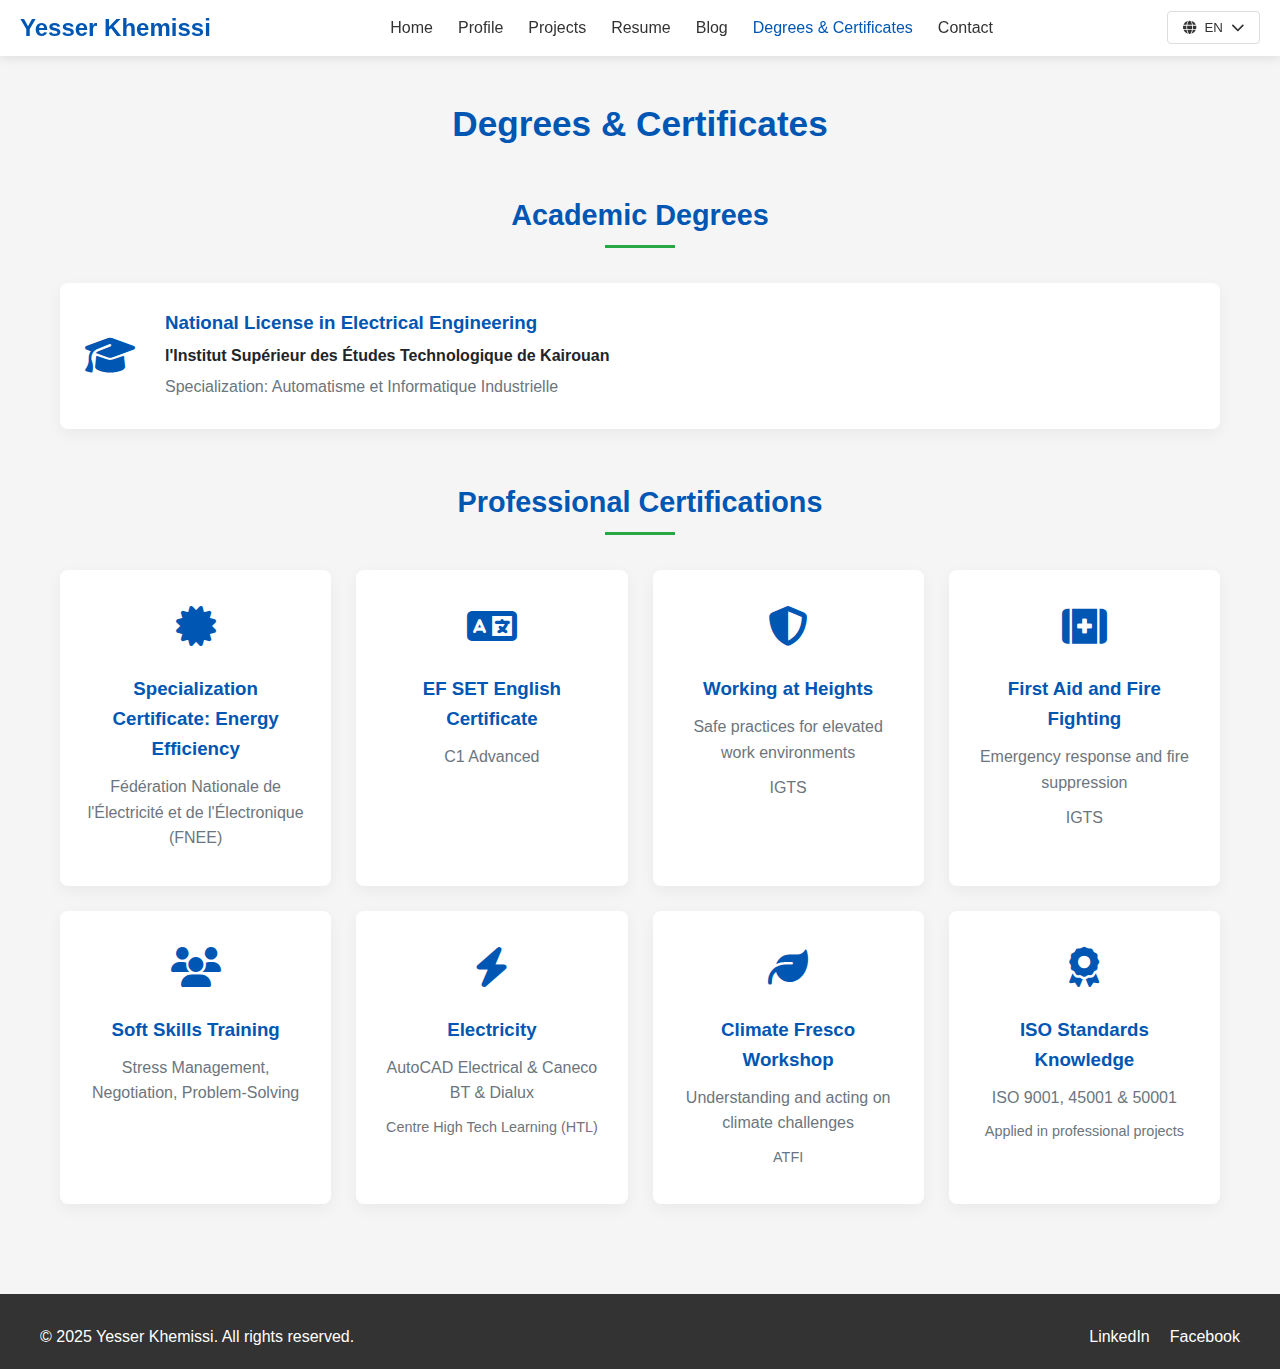
<file: my degree and certificate.html>
<!DOCTYPE html>
<html lang="en">
<head>
  <meta charset="UTF-8">
  <meta name="viewport" content="width=device-width, initial-scale=1.0">
  <!-- Language Meta Tags - ADDED -->
  <meta http-equiv="Content-Language" content="en">
  <meta name="language" content="English">
  <meta property="og:locale" content="en_US">
  <title>Degrees & Certificates - Yesser Khemissi</title>
  <link rel="stylesheet" href="https://cdnjs.cloudflare.com/ajax/libs/font-awesome/6.4.0/css/all.min.css">
  <style>
    :root {
      --primary: #0056b3;
      --secondary: #333333;
      --accent: #28a745;
      --light: #f8f9fa;
      --dark: #212529;
      --gray: #6c757d;
    }
    
    * {
      margin: 0;
      padding: 0;
      box-sizing: border-box;
      font-family: 'Segoe UI', Tahoma, Geneva, Verdana, sans-serif;
    }
    
    body {
      line-height: 1.6;
      color: var(--dark);
      background-color: #f5f5f5;
      display: flex;
      flex-direction: column;
      min-height: 100vh;
    }
    
    /* Navigation Styles */
    .navbar {
      background-color: white;
      box-shadow: 0 2px 10px rgba(0,0,0,0.1);
      padding: 0 20px;
      display: flex;
      justify-content: space-between;
      align-items: center;
      position: sticky;
      top: 0;
      z-index: 1000;
    }
    
    .logo {
      font-size: 1.5rem;
      font-weight: 700;
      color: var(--primary);
    }
    
    .nav-links {
      display: flex;
      list-style: none;
    }
    
    .nav-links li {
      margin-left: 25px;
    }
    
    .nav-links a {
      text-decoration: none;
      color: var(--secondary);
      font-weight: 500;
      transition: color 0.3s;
      padding: 15px 0;
      display: block;
    }
    
    .nav-links a:hover, .nav-links a.active {
      color: var(--primary);
    }
    
    .menu-icon {
      display: none;
      font-size: 1.5rem;
      cursor: pointer;
    }
    
    /* Language Switcher Styles - ADDED */
    .language-switcher {
      position: relative;
      margin-left: 20px;
    }
    
    .lang-btn {
      background: white;
      border: 1px solid #ddd;
      border-radius: 4px;
      padding: 8px 15px;
      cursor: pointer;
      display: flex;
      align-items: center;
      gap: 8px;
      font-weight: 500;
      color: #333;
      transition: all 0.3s;
    }
    
    .lang-btn:hover {
      border-color: var(--primary);
      color: var(--primary);
    }
    
    .lang-dropdown {
      display: none;
      position: absolute;
      top: 100%;
      right: 0;
      background: white;
      border-radius: 8px;
      box-shadow: 0 5px 15px rgba(0,0,0,0.1);
      min-width: 150px;
      z-index: 1000;
      margin-top: 5px;
    }
    
    .lang-dropdown.show {
      display: block;
    }
    
    .lang-option {
      padding: 10px 15px;
      cursor: pointer;
      display: flex;
      align-items: center;
      gap: 10px;
      border-bottom: 1px solid #eee;
      transition: background 0.3s;
    }
    
    .lang-option:hover {
      background: #f5f5f5;
    }
    
    .lang-option:last-child {
      border-bottom: none;
    }
    
    .lang-option .flag {
      font-size: 1.2em;
    }
    
    /* Language Notification - ADDED */
    .language-notification {
      position: fixed;
      top: 100px;
      right: 20px;
      background: var(--primary);
      color: white;
      padding: 15px 20px;
      border-radius: 8px;
      box-shadow: 0 5px 15px rgba(0,0,0,0.2);
      z-index: 10000;
      display: flex;
      align-items: center;
      gap: 10px;
      animation: slideIn 0.5s ease;
      max-width: 300px;
    }
    
    @keyframes slideIn {
      from {
        transform: translateX(100%);
        opacity: 0;
      }
      to {
        transform: translateX(0);
        opacity: 1;
      }
    }
    
    /* Content Styles */
    .content {
      flex: 1;
      padding: 40px 20px;
      max-width: 1200px;
      margin: 0 auto;
      width: 100%;
    }
    
    .content h1 {
      text-align: center;
      margin-bottom: 40px;
      color: var(--primary);
      font-size: 2.2rem;
    }
    
    /* Certifications & Degrees Styles */
    .section-title {
      text-align: center;
      margin-bottom: 30px;
    }
    
    .section-title h2 {
      font-size: 1.8rem;
      color: var(--primary);
      margin-bottom: 15px;
      position: relative;
      display: inline-block;
    }
    
    .section-title h2::after {
      content: '';
      position: absolute;
      width: 70px;
      height: 3px;
      background-color: var(--accent);
      bottom: -10px;
      left: 50%;
      transform: translateX(-50%);
    }
    
    .degrees-container {
      margin-bottom: 50px;
    }
    
    .degree-item {
      background-color: white;
      padding: 25px;
      border-radius: 8px;
      box-shadow: 0 5px 15px rgba(0,0,0,0.05);
      margin-bottom: 20px;
      display: flex;
      align-items: center;
    }
    
    .degree-icon {
      font-size: 2.5rem;
      color: var(--primary);
      margin-right: 20px;
      min-width: 60px;
    }
    
    .degree-content {
      flex: 1;
    }
    
    .degree-content h3 {
      margin-bottom: 5px;
      color: var(--primary);
    }
    
    .degree-institution {
      font-weight: 600;
      margin-bottom: 5px;
    }
    
    .degree-details {
      color: var(--gray);
      margin-bottom: 5px;
    }
    
    .degree-date {
      font-size: 0.9rem;
      color: var(--gray);
    }
    
    .certifications-container {
      display: grid;
      grid-template-columns: repeat(auto-fit, minmax(250px, 1fr));
      gap: 25px;
      margin-bottom: 50px;
    }
    
    .cert-card {
      background-color: white;
      padding: 25px;
      border-radius: 8px;
      box-shadow: 0 5px 15px rgba(0,0,0,0.05);
      text-align: center;
      transition: transform 0.3s;
    }
    
    .cert-card:hover {
      transform: translateY(-5px);
    }
    
    .cert-icon {
      font-size: 2.5rem;
      color: var(--primary);
      margin-bottom: 15px;
    }
    
    .cert-card h3 {
      margin-bottom: 10px;
      color: var(--primary);
    }
    
    .cert-card p {
      color: var(--gray);
      margin-bottom: 10px;
    }
    
    .cert-date {
      font-size: 0.9rem;
      color: var(--gray);
    }
    
    /* Footer Styles */
    .site-footer {
      background-color: var(--secondary);
      color: white;
      padding: 30px 20px 20px;
      margin-top: auto;
    }
    
    .footer-bottom {
      display: flex;
      justify-content: space-between;
      align-items: center;
      max-width: 1200px;
      margin: 0 auto;
    }
    
    .social-links {
      display: flex;
      list-style: none;
    }
    
    .social-links li {
      margin-left: 20px;
    }
    
    .social-links a {
      color: white;
      text-decoration: none;
      transition: color 0.3s;
    }
    
    .social-links a:hover {
      color: var(--accent);
    }
    
    /* Responsive Design */
    @media (max-width: 768px) {
      .nav-links {
        display: none;
        position: absolute;
        top: 60px;
        left: 0;
        width: 100%;
        background-color: white;
        flex-direction: column;
        padding: 20px;
        box-shadow: 0 5px 10px rgba(0,0,0,0.1);
      }
      
      .nav-links.active {
        display: flex;
      }
      
      .nav-links li {
        margin: 10px 0;
      }
      
      .menu-icon {
        display: block;
      }
      
      /* Language Switcher Mobile - ADDED */
      .language-switcher {
        position: absolute;
        top: 20px;
        right: 60px;
      }
      
      .lang-dropdown {
        right: 0;
      }
      
      .language-notification {
        top: 80px;
        right: 10px;
        left: 10px;
        max-width: none;
      }
      
      .degree-item {
        flex-direction: column;
        text-align: center;
      }
      
      .degree-icon {
        margin-right: 0;
        margin-bottom: 15px;
      }
      
      .footer-bottom {
        flex-direction: column;
        text-align: center;
      }
      
      .social-links {
        margin-top: 15px;
        justify-content: center;
      }
      
      .social-links li {
        margin: 0 10px;
      }
    }
  </style>
</head>
<body>
  <!-- Navigation Bar -->
  <nav class="navbar">
    <div class="logo">Yesser Khemissi</div>
    <ul class="nav-links" id="navLinks">
      <li><a href="index.html">Home</a></li>
      <li><a href="profile.html">Profile</a></li>
      <li><a href="projects.html">Projects</a></li>
      <li><a href="resume.html">Resume</a></li>
      <li><a href="blog.html">Blog</a></li>
      <li><a href="my degree and certificate.html" class="active">Degrees & Certificates</a></li>
      <li><a href="contact.html">Contact</a></li>
    </ul>
    
    <!-- LANGUAGE SWITCHER - ADDED -->
    <div class="language-switcher">
      <button class="lang-btn" id="langBtn">
        <i class="fas fa-globe"></i> 
        <span id="currentLang">EN</span>
        <i class="fas fa-chevron-down"></i>
      </button>
      <div class="lang-dropdown" id="langDropdown">
        <div class="lang-option" data-lang="en">
          <span class="flag">🇺🇸</span> English
        </div>
        <div class="lang-option" data-lang="fr">
          <span class="flag">🇫🇷</span> Français
        </div>
        <div class="lang-option" data-lang="ar">
          <span class="flag">🇹🇳</span> العربية
        </div>
      </div>
    </div>
    
    <div class="menu-icon" id="menuIcon">&#9776;</div>
  </nav>

  <!-- Main Content -->
  <section class="content">
    <h1>Degrees & Certificates</h1>
    
    <!-- Academic Degrees Section -->
    <div class="degrees-container">
      <div class="section-title">
        <h2>Academic Degrees</h2>
      </div>
      
      <div class="degree-item">
        <div class="degree-icon">
          <i class="fas fa-graduation-cap"></i>
        </div>
        <div class="degree-content">
          <h3>National License in Electrical Engineering</h3>
          <div class="degree-institution">l'Institut Supérieur des Études Technologique de Kairouan</div>
          <div class="degree-details">Specialization: Automatisme et Informatique Industrielle</div>
        </div>
      </div>
    </div>
    
    <!-- Professional Certifications Section -->
    <div class="section-title">
      <h2>Professional Certifications</h2>
    </div>
    
    <div class="certifications-container">
      <div class="cert-card">
        <div class="cert-icon">
          <i class="fas fa-certificate"></i>
        </div>
        <h3>Specialization Certificate: Energy Efficiency</h3>
        <p>Fédération Nationale de l'Électricité et de l'Électronique (FNEE)</p>
      </div>
      
      <div class="cert-card">
        <div class="cert-icon">
          <i class="fas fa-language"></i>
        </div>
        <h3>EF SET English Certificate</h3>
        <p>C1 Advanced</p>
      </div>
      
      <div class="cert-card">
        <div class="cert-icon">
          <i class="fas fa-shield-alt"></i>
        </div>
        <h3>Working at Heights</h3>
        <p>Safe practices for elevated work environments</p>
        <p>IGTS</p>
      </div>
      
      <div class="cert-card">
        <div class="cert-icon">
          <i class="fas fa-first-aid"></i>
        </div>
        <h3>First Aid and Fire Fighting</h3>
        <p>Emergency response and fire suppression</p>
        <p>IGTS</p>
      </div>
      
      <div class="cert-card">
        <div class="cert-icon">
          <i class="fas fa-users"></i>
        </div>
        <h3>Soft Skills Training</h3>
        <p>Stress Management, Negotiation, Problem-Solving</p>
      </div>
      
      <div class="cert-card">
        <div class="cert-icon">
          <i class="fas fa-bolt"></i>
        </div>
        <h3>Electricity</h3>
        <p>AutoCAD Electrical & Caneco BT & Dialux</p>
        <p class="cert-date">Centre High Tech Learning (HTL)</p>
      </div>
      
      <div class="cert-card">
        <div class="cert-icon">
          <i class="fas fa-leaf"></i>
        </div>
        <h3>Climate Fresco Workshop</h3>
        <p>Understanding and acting on climate challenges</p>
        <p class="cert-date">ATFI</p>
      </div>
      
      <div class="cert-card">
        <div class="cert-icon">
          <i class="fas fa-award"></i>
        </div>
        <h3>ISO Standards Knowledge</h3>
        <p>ISO 9001, 45001 & 50001</p>
        <p class="cert-date">Applied in professional projects</p>
      </div>
    </div>
  </section>

  <!-- Footer -->
  <footer class="site-footer">
    <div class="footer-bottom">
      <p>&copy; 2025 Yesser Khemissi. All rights reserved.</p>
      <ul class="social-links">
        <li><a href="https://linkedin.com/in/khemissi-yesser-9a0a3225b" target="_blank">LinkedIn</a></li>
        <li><a href="https://facebook.com" target="_blank">Facebook</a></li>
      </ul>
    </div>
  </footer>

  <!-- Google Translate Container - ADDED -->
  <div id="google_translate_element" style="display:none;"></div>

  <script>
    // Mobile menu toggle
    document.getElementById('menuIcon').addEventListener('click', function() {
      document.getElementById('navLinks').classList.toggle('active');
    });
    
    // ============================================
    // LANGUAGE DETECTION & TRANSLATION FUNCTIONS
    // ============================================
    
    // Function to detect browser language
    function detectBrowserLanguage() {
      const browserLang = navigator.language || navigator.userLanguage;
      const langCode = browserLang.split('-')[0]; // Get 'en', 'fr', 'ar'
      
      // Check if it's French or Arabic
      if (langCode === 'fr') {
        return 'fr';
      } else if (langCode === 'ar') {
        return 'ar';
      } else {
        return 'en'; // Default to English
      }
    }
    
    // Function to show language notification
    function showLanguageNotification(lang) {
      // Remove any existing notification
      const existing = document.querySelector('.language-notification');
      if (existing) existing.remove();
      
      const notification = document.createElement('div');
      notification.className = 'language-notification';
      
      const langName = lang === 'fr' ? 'Français' : 'العربية';
      notification.innerHTML = `
        <i class="fas fa-language"></i>
        <div>
          <strong>Website available in ${langName}</strong>
          <div style="font-size: 0.9em; opacity: 0.9;">Click the language button above to translate</div>
        </div>
        <button class="close-notification" style="background: transparent; border: none; color: white; cursor: pointer; margin-left: 10px;">
          <i class="fas fa-times"></i>
        </button>
      `;
      
      document.body.appendChild(notification);
      
      // Close button event
      notification.querySelector('.close-notification').addEventListener('click', function() {
        notification.remove();
      });
      
      // Auto-remove after 10 seconds
      setTimeout(() => {
        if (notification.parentElement) {
          notification.remove();
        }
      }, 10000);
    }
    
    // Function to apply Google Translate
    function applyTranslation(lang) {
      // Load Google Translate if not loaded
      if (!window.google || !google.translate) {
        const script = document.createElement('script');
        script.src = `https://translate.google.com/translate_a/element.js?cb=initGoogleTranslate&hl=${lang}`;
        document.body.appendChild(script);
      } else {
        // Trigger translation
        const translateDiv = document.getElementById('google_translate_element');
        translateDiv.style.display = 'block';
        
        // Simulate click on language option
        setTimeout(() => {
          if (window.google && google.translate) {
            const iframe = document.querySelector('.goog-te-menu-frame');
            if (iframe && iframe.contentWindow) {
              const langOption = iframe.contentWindow.document.querySelector(`[value="${lang}"]`);
              if (langOption) langOption.click();
            }
          }
        }, 500);
      }
    }
    
    // Google Translate initialization
    function initGoogleTranslate() {
      new google.translate.TranslateElement({
        pageLanguage: 'en',
        includedLanguages: 'en,fr,ar',
        layout: google.translate.TranslateElement.InlineLayout.SIMPLE,
        autoDisplay: false
      }, 'google_translate_element');
      
      // Hide Google's default banner
      const style = document.createElement('style');
      style.innerHTML = `
        .goog-te-banner-frame { display: none !important; }
        body { top: 0 !important; }
        .goog-te-gadget-simple { border: none !important; background: transparent !important; }
      `;
      document.head.appendChild(style);
    }
    
    // Language Switcher Functionality
    function initLanguageSwitcher() {
      const langBtn = document.getElementById('langBtn');
      const langDropdown = document.getElementById('langDropdown');
      const currentLang = document.getElementById('currentLang');
      
      if (!langBtn) return; // Exit if no language switcher on page
      
      // 1. TOGGLE DROPDOWN
      langBtn.addEventListener('click', function(e) {
        e.stopPropagation();
        langDropdown.classList.toggle('show');
      });
      
      // 2. LANGUAGE SELECTION
      document.querySelectorAll('.lang-option').forEach(option => {
        option.addEventListener('click', function() {
          const selectedLang = this.getAttribute('data-lang');
          if (currentLang) {
            currentLang.textContent = selectedLang.toUpperCase();
          }
          
          // Apply translation
          applyTranslation(selectedLang);
          
          // Close dropdown
          langDropdown.classList.remove('show');
          
          // Save preference
          localStorage.setItem('preferredLanguage', selectedLang);
        });
      });
      
      // 3. LOAD SAVED PREFERENCE
      const savedLang = localStorage.getItem('preferredLanguage');
      if (savedLang && currentLang) {
        currentLang.textContent = savedLang.toUpperCase();
      }
      
      // 4. AUTO-DETECT ON PAGE LOAD
      const detectedLang = detectBrowserLanguage();
      
      // Show language notification if not English and no saved preference
      if (detectedLang !== 'en' && !savedLang) {
        setTimeout(() => {
          showLanguageNotification(detectedLang);
        }, 2000); // Show after 2 seconds
      }
      
      // Close dropdown when clicking outside
      document.addEventListener('click', function() {
        langDropdown.classList.remove('show');
      });
    }
    
    // Initialize when page loads
    document.addEventListener('DOMContentLoaded', function() {
      initLanguageSwitcher();
    });
  </script>
</body>
</html>
</file>
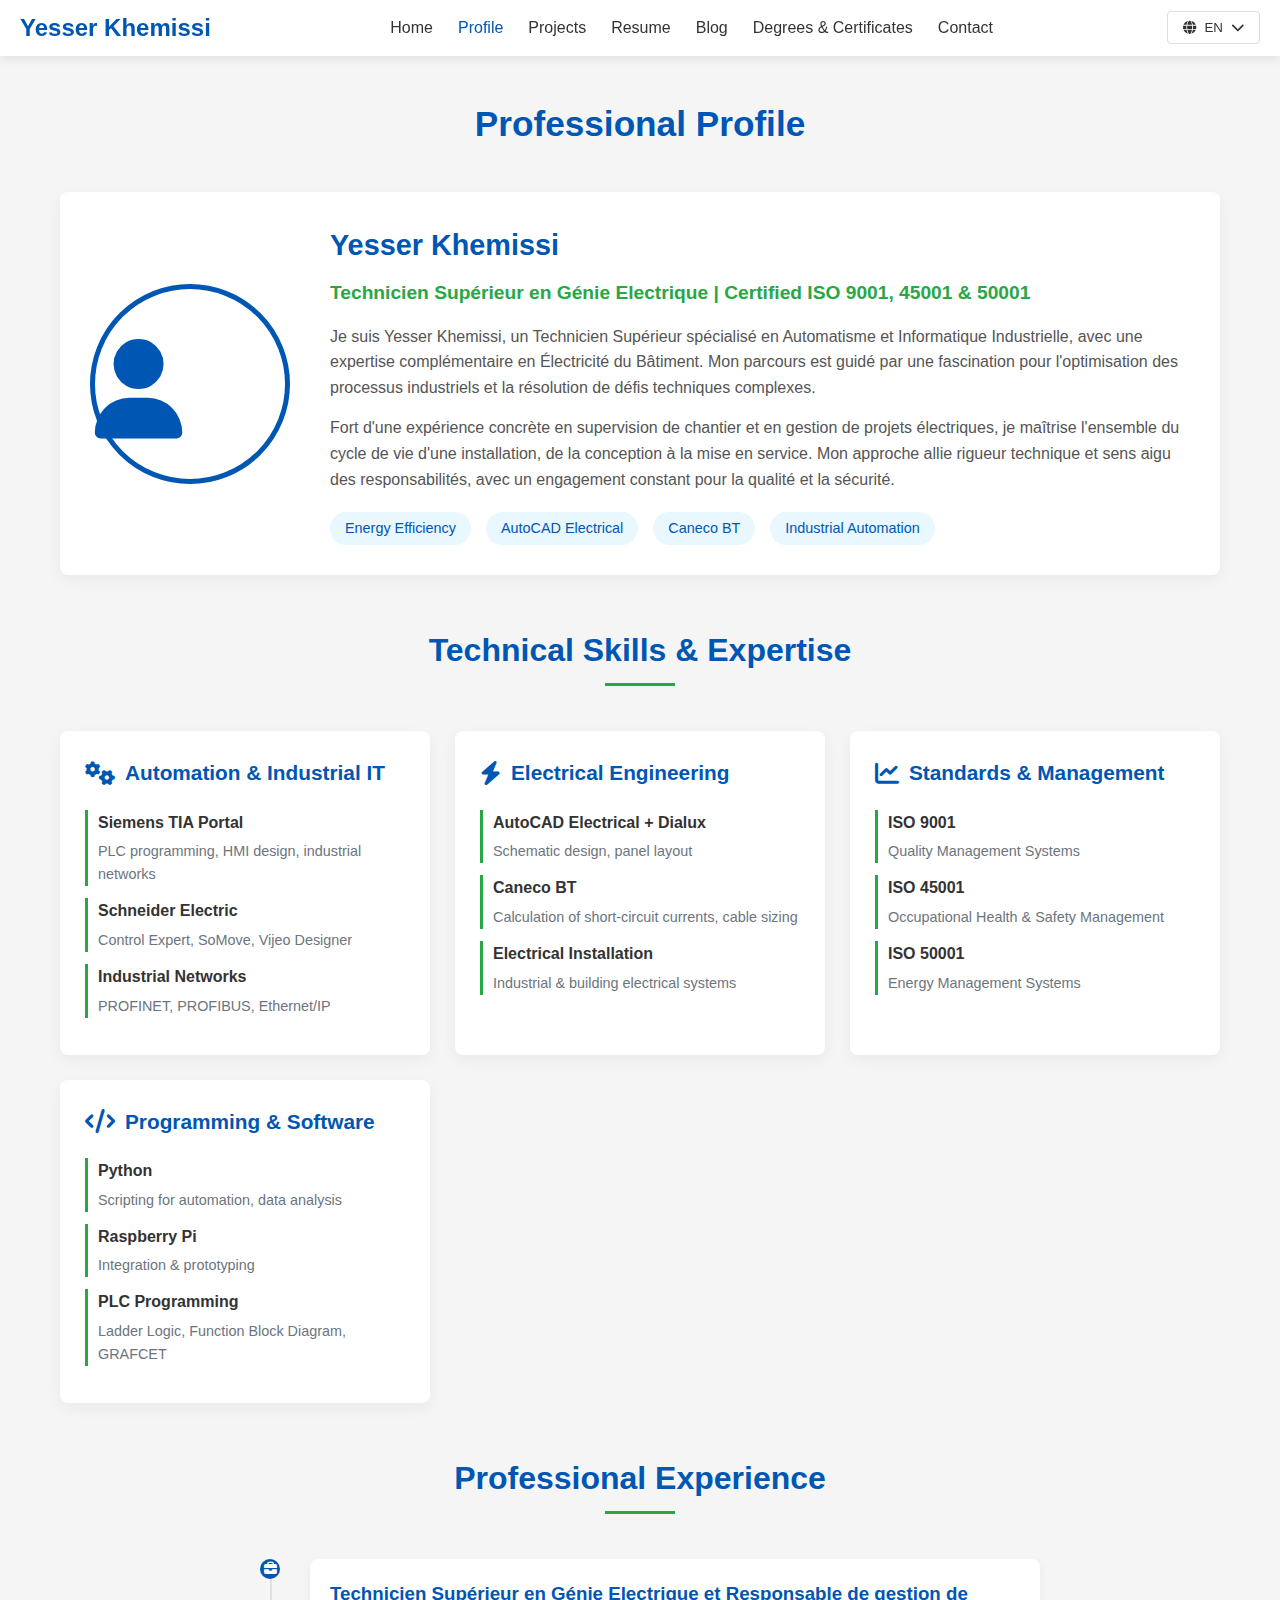
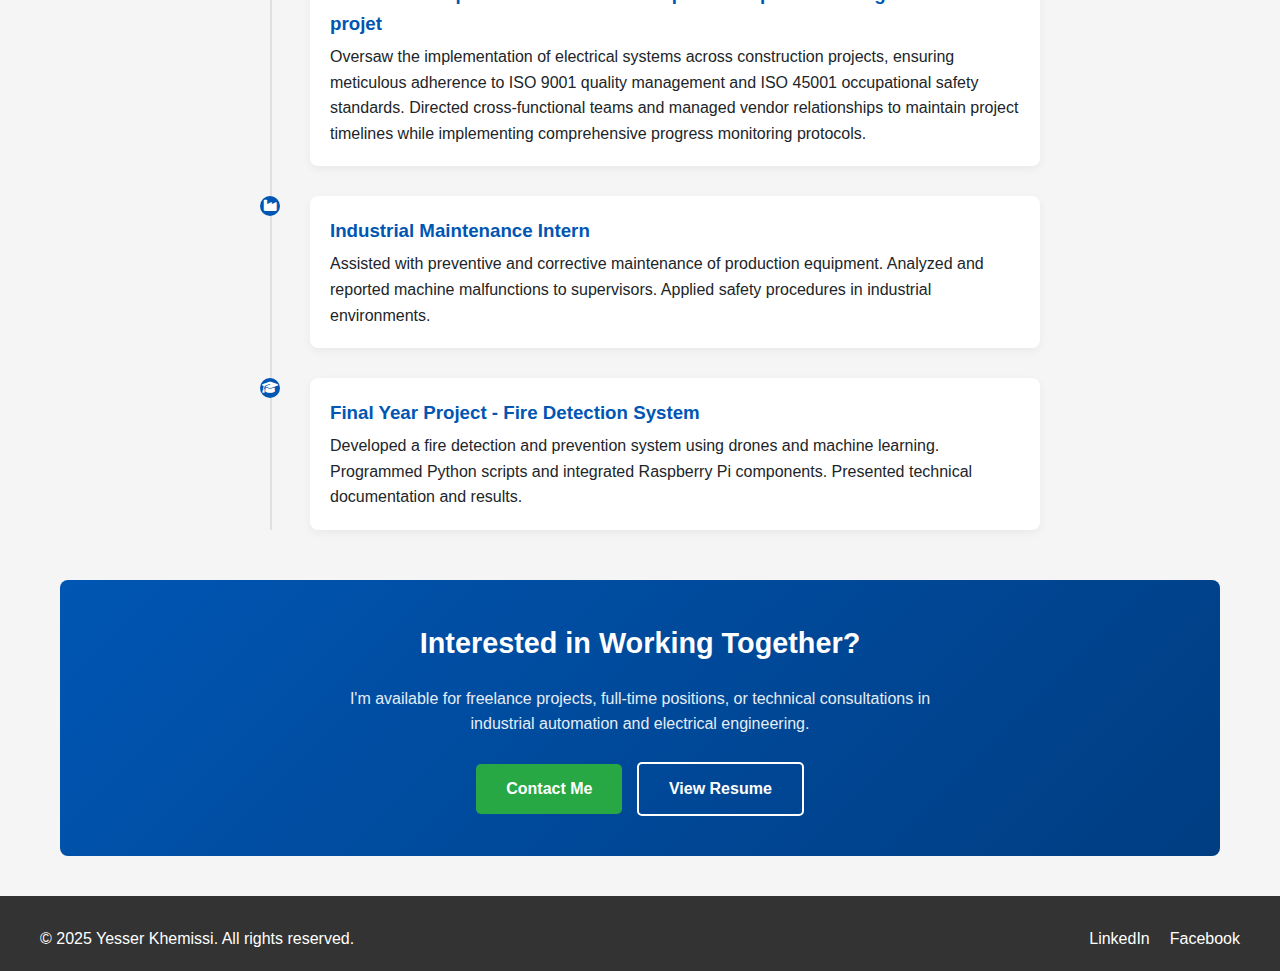
<file: profile.html>
<!DOCTYPE html>
<html lang="en">
<head>
  <meta charset="UTF-8">
  <meta name="viewport" content="width=device-width, initial-scale=1.0">
  
  <!-- Language Meta Tags -->
  <meta http-equiv="Content-Language" content="en">
  <meta name="language" content="English">
  <meta property="og:locale" content="en_US">
  
  <title>Profile - Yesser Khemissi | Automation & Industrial IT</title>
  <link rel="stylesheet" href="https://cdnjs.cloudflare.com/ajax/libs/font-awesome/6.4.0/css/all.min.css">
  <style>
    :root {
      --primary: #0056b3;
      --secondary: #333333;
      --accent: #28a745;
      --light: #f8f9fa;
      --dark: #212529;
      --gray: #6c757d;
    }
    
    * {
      margin: 0;
      padding: 0;
      box-sizing: border-box;
      font-family: 'Segoe UI', Tahoma, Geneva, Verdana, sans-serif;
    }
    
    body {
      line-height: 1.6;
      color: var(--dark);
      background-color: #f5f5f5;
      display: flex;
      flex-direction: column;
      min-height: 100vh;
    }
    
    /* Navigation Styles */
    .navbar {
      background-color: white;
      box-shadow: 0 2px 10px rgba(0,0,0,0.1);
      padding: 0 20px;
      display: flex;
      justify-content: space-between;
      align-items: center;
      position: sticky;
      top: 0;
      z-index: 1000;
    }
    
    .logo {
      font-size: 1.5rem;
      font-weight: 700;
      color: var(--primary);
    }
    
    .nav-links {
      display: flex;
      list-style: none;
    }
    
    .nav-links li {
      margin-left: 25px;
    }
    
    .nav-links a {
      text-decoration: none;
      color: var(--secondary);
      font-weight: 500;
      transition: color 0.3s;
      padding: 15px 0;
      display: block;
    }
    
    .nav-links a:hover, .nav-links a.active {
      color: var(--primary);
    }
    
    /* Language Switcher Styles - ADDED */
    .language-switcher {
      position: relative;
      margin-left: 20px;
    }
    
    .lang-btn {
      background: white;
      border: 1px solid #ddd;
      border-radius: 4px;
      padding: 8px 15px;
      cursor: pointer;
      display: flex;
      align-items: center;
      gap: 8px;
      font-weight: 500;
      color: #333;
      transition: all 0.3s;
    }
    
    .lang-btn:hover {
      border-color: var(--primary);
      color: var(--primary);
    }
    
    .lang-dropdown {
      display: none;
      position: absolute;
      top: 100%;
      right: 0;
      background: white;
      border-radius: 8px;
      box-shadow: 0 5px 15px rgba(0,0,0,0.1);
      min-width: 150px;
      z-index: 1000;
      margin-top: 5px;
    }
    
    .lang-dropdown.show {
      display: block;
    }
    
    .lang-option {
      padding: 10px 15px;
      cursor: pointer;
      display: flex;
      align-items: center;
      gap: 10px;
      border-bottom: 1px solid #eee;
      transition: background 0.3s;
    }
    
    .lang-option:hover {
      background: #f5f5f5;
    }
    
    .lang-option:last-child {
      border-bottom: none;
    }
    
    .lang-option .flag {
      font-size: 1.2em;
    }
    
    /* Language Notification */
    .language-notification {
      position: fixed;
      top: 100px;
      right: 20px;
      background: #0056b3;
      color: white;
      padding: 15px 20px;
      border-radius: 8px;
      box-shadow: 0 5px 15px rgba(0,0,0,0.2);
      z-index: 10000;
      display: flex;
      align-items: center;
      gap: 10px;
      animation: slideIn 0.5s ease;
      max-width: 300px;
    }
    
    @keyframes slideIn {
      from {
        transform: translateX(100%);
        opacity: 0;
      }
      to {
        transform: translateX(0);
        opacity: 1;
      }
    }
    
    .menu-icon {
      display: none;
      font-size: 1.5rem;
      cursor: pointer;
    }
    
    /* Content Styles */
    .content {
      flex: 1;
      padding: 40px 20px;
      max-width: 1200px;
      margin: 0 auto;
      width: 100%;
    }
    
    .content h1 {
      text-align: center;
      margin-bottom: 40px;
      color: var(--primary);
      font-size: 2.2rem;
    }
    
    /* Profile Header */
    .profile-header {
      display: flex;
      align-items: center;
      gap: 40px;
      margin-bottom: 50px;
      background-color: white;
      padding: 30px;
      border-radius: 8px;
      box-shadow: 0 5px 15px rgba(0,0,0,0.05);
    }
    
    .profile-image {
      flex-shrink: 0;
    }
    
    .profile-img {
      width: 200px;
      height: 200px;
      border-radius: 50%;
      object-fit: cover;
      border: 5px solid var(--primary);
    }
    
    .profile-text {
      flex: 1;
    }
    
    .profile-text h2 {
      color: var(--primary);
      margin-bottom: 10px;
      font-size: 1.8rem;
    }
    
    .profile-text .title {
      font-size: 1.2rem;
      color: var(--accent);
      margin-bottom: 15px;
      font-weight: 600;
    }
    
    .profile-text p {
      margin-bottom: 15px;
      color: #555;
    }
    
    .profile-highlights {
      display: flex;
      flex-wrap: wrap;
      gap: 15px;
      margin-top: 20px;
    }
    
    .highlight {
      background-color: #e9f7fe;
      color: var(--primary);
      padding: 5px 15px;
      border-radius: 20px;
      font-size: 0.9rem;
      font-weight: 500;
    }
    
    /* Skills Section */
    .skills-section {
      margin-bottom: 50px;
    }
    
    .section-title {
      text-align: center;
      margin-bottom: 40px;
    }
    
    .section-title h2 {
      font-size: 2rem;
      color: var(--primary);
      margin-bottom: 15px;
      position: relative;
      display: inline-block;
    }
    
    .section-title h2::after {
      content: '';
      position: absolute;
      width: 70px;
      height: 3px;
      background-color: var(--accent);
      bottom: -10px;
      left: 50%;
      transform: translateX(-50%);
    }
    
    .skills-grid {
      display: grid;
      grid-template-columns: repeat(auto-fit, minmax(300px, 1fr));
      gap: 25px;
    }
    
    .skill-category {
      background-color: white;
      padding: 25px;
      border-radius: 8px;
      box-shadow: 0 5px 15px rgba(0,0,0,0.05);
      transition: transform 0.3s;
    }
    
    .skill-category:hover {
      transform: translateY(-5px);
    }
    
    .skill-category h3 {
      color: var(--primary);
      margin-bottom: 20px;
      display: flex;
      align-items: center;
      font-size: 1.3rem;
    }
    
    .skill-category h3 i {
      margin-right: 10px;
      font-size: 1.5rem;
    }
    
    .skill-items {
      list-style: none;
    }
    
    .skill-items li {
      margin-bottom: 12px;
      padding-left: 10px;
      border-left: 3px solid var(--accent);
    }
    
    .skill-name {
      font-weight: 600;
      margin-bottom: 5px;
      color: var(--secondary);
    }
    
    .skill-details {
      color: var(--gray);
      font-size: 0.9rem;
    }
    
    /* Experience Section */
    .experience-section {
      margin-bottom: 50px;
    }
    
    .timeline {
      position: relative;
      max-width: 800px;
      margin: 0 auto;
    }
    
    .timeline::before {
      content: '';
      position: absolute;
      top: 0;
      bottom: 0;
      left: 30px;
      width: 2px;
      background-color: #e0e0e0;
    }
    
    .timeline-item {
      position: relative;
      margin-bottom: 30px;
      padding-left: 70px;
    }
    
    .timeline-icon {
      position: absolute;
      left: 20px;
      top: 0;
      width: 20px;
      height: 20px;
      border-radius: 50%;
      background-color: var(--primary);
      display: flex;
      align-items: center;
      justify-content: center;
      color: white;
      font-size: 0.8rem;
    }
    
    .timeline-content {
      background-color: white;
      padding: 20px;
      border-radius: 8px;
      box-shadow: 0 3px 10px rgba(0,0,0,0.05);
    }
    
    .timeline-content h3 {
      color: var(--primary);
      margin-bottom: 5px;
    }
    
    .timeline-date {
      color: var(--gray);
      font-size: 0.9rem;
      margin-bottom: 10px;
    }
    
    /* Call to Action */
    .cta-section {
      text-align: center;
      padding: 40px 20px;
      background: linear-gradient(135deg, var(--primary), #003d82);
      color: white;
      border-radius: 8px;
      margin-top: 50px;
    }
    
    .cta-section h2 {
      margin-bottom: 20px;
      font-size: 1.8rem;
    }
    
    .cta-section p {
      max-width: 600px;
      margin: 0 auto 25px;
      opacity: 0.9;
    }
    
    .btn {
      display: inline-block;
      background-color: var(--accent);
      color: white;
      padding: 12px 30px;
      border-radius: 5px;
      text-decoration: none;
      font-weight: 600;
      transition: background-color 0.3s;
    }
    
    .btn:hover {
      background-color: #218838;
    }
    
    .btn-outline {
      background-color: transparent;
      border: 2px solid white;
      margin-left: 10px;
    }
    
    .btn-outline:hover {
      background-color: rgba(255,255,255,0.1);
    }
    
    /* Footer Styles */
    .site-footer {
      background-color: var(--secondary);
      color: white;
      padding: 30px 20px 20px;
      margin-top: auto;
    }
    
    .footer-bottom {
      display: flex;
      justify-content: space-between;
      align-items: center;
      max-width: 1200px;
      margin: 0 auto;
    }
    
    .social-links {
      display: flex;
      list-style: none;
    }
    
    .social-links li {
      margin-left: 20px;
    }
    
    .social-links a {
      color: white;
      text-decoration: none;
      transition: color 0.3s;
    }
    
    .social-links a:hover {
      color: var(--accent);
    }
    
    /* Responsive Design */
    @media (max-width: 768px) {
      .nav-links {
        display: none;
        position: absolute;
        top: 60px;
        left: 0;
        width: 100%;
        background-color: white;
        flex-direction: column;
        padding: 20px;
        box-shadow: 0 5px 10px rgba(0,0,0,0.1);
      }
      
      .nav-links.active {
        display: flex;
      }
      
      .nav-links li {
        margin: 10px 0;
      }
      
      .language-switcher {
        position: absolute;
        top: 20px;
        right: 60px;
      }
      
      .lang-dropdown {
        right: 0;
      }
      
      .language-notification {
        top: 80px;
        right: 10px;
        left: 10px;
        max-width: none;
      }
      
      .menu-icon {
        display: block;
      }
      
      .profile-header {
        flex-direction: column;
        text-align: center;
      }
      
      .profile-highlights {
        justify-content: center;
      }
      
      .skills-grid {
        grid-template-columns: 1fr;
      }
      
      .timeline::before {
        left: 20px;
      }
      
      .timeline-item {
        padding-left: 50px;
      }
      
      .timeline-icon {
        left: 10px;
      }
      
      .footer-bottom {
        flex-direction: column;
        text-align: center;
      }
      
      .social-links {
        margin-top: 15px;
        justify-content: center;
      }
      
      .social-links li {
        margin: 0 10px;
      }
    }
  </style>
</head>
<body>
  <!-- Navigation Bar -->
  <nav class="navbar">
    <div class="logo">Yesser Khemissi</div>
    <ul class="nav-links" id="navLinks">
      <li><a href="index.html">Home</a></li>
      <li><a href="profile.html" class="active">Profile</a></li>
      <li><a href="projects.html">Projects</a></li>
      <li><a href="resume.html">Resume</a></li>
      <li><a href="blog.html">Blog</a></li>
      <li><a href="my degree and certificate.html">Degrees & Certificates</a></li>
      <li><a href="contact.html">Contact</a></li>
    </ul>
    
    <!-- LANGUAGE SWITCHER - ADDED HERE -->
    <div class="language-switcher">
      <button class="lang-btn" id="langBtn">
        <i class="fas fa-globe"></i> 
        <span id="currentLang">EN</span>
        <i class="fas fa-chevron-down"></i>
      </button>
      <div class="lang-dropdown" id="langDropdown">
        <div class="lang-option" data-lang="en">
          <span class="flag">🇺🇸</span> English
        </div>
        <div class="lang-option" data-lang="fr">
          <span class="flag">🇫🇷</span> Français
        </div>
        <div class="lang-option" data-lang="ar">
          <span class="flag">🇹🇳</span> العربية
        </div>
      </div>
    </div>
    
    <div class="menu-icon" id="menuIcon">&#9776;</div>
  </nav>

  <!-- Main Content -->
  <section class="content">
    <h1>Professional Profile</h1>
    
    <!-- Profile Header -->
    <div class="profile-header">
      <div class="profile-image">
        <div class="profile-img">
          <i class="fas fa-user" style="font-size: 100px; color: #0056b3; line-height: 200px;"></i>
        </div>
      </div>
      <div class="profile-text">
        <h2>Yesser Khemissi</h2>
        <div class="title">Technicien Supérieur en Génie Electrique | Certified ISO 9001, 45001 & 50001</div>
        <p>Je suis Yesser Khemissi, un Technicien Supérieur spécialisé en Automatisme et Informatique Industrielle, avec une expertise complémentaire en Électricité du Bâtiment. Mon parcours est guidé par une fascination pour l'optimisation des processus industriels et la résolution de défis techniques complexes.</p>
        <p>Fort d'une expérience concrète en supervision de chantier et en gestion de projets électriques, je maîtrise l'ensemble du cycle de vie d'une installation, de la conception à la mise en service. Mon approche allie rigueur technique et sens aigu des responsabilités, avec un engagement constant pour la qualité et la sécurité.</p>
        <div class="profile-highlights">
          <div class="highlight">Energy Efficiency</div>
          <div class="highlight">AutoCAD Electrical</div>
          <div class="highlight">Caneco BT</div>
          <div class="highlight">Industrial Automation</div>
        </div>
      </div>
    </div>
    
    <!-- Skills Section -->
    <div class="skills-section">
      <div class="section-title">
        <h2>Technical Skills & Expertise</h2>
      </div>
      <div class="skills-grid">
        <div class="skill-category">
          <h3><i class="fas fa-cogs"></i> Automation & Industrial IT</h3>
          <ul class="skill-items">
            <li>
              <div class="skill-name">Siemens TIA Portal</div>
              <div class="skill-details">PLC programming, HMI design, industrial networks</div>
            </li>
            <li>
              <div class="skill-name">Schneider Electric</div>
              <div class="skill-details">Control Expert, SoMove, Vijeo Designer</div>
            </li>
            <li>
              <div class="skill-name">Industrial Networks</div>
              <div class="skill-details">PROFINET, PROFIBUS, Ethernet/IP</div>
            </li>
          </ul>
        </div>
        
        <div class="skill-category">
          <h3><i class="fas fa-bolt"></i> Electrical Engineering</h3>
          <ul class="skill-items">
            <li>
              <div class="skill-name">AutoCAD Electrical + Dialux</div>
              <div class="skill-details">Schematic design, panel layout</div>
            </li>
            <li>
              <div class="skill-name">Caneco BT</div>
              <div class="skill-details">Calculation of short-circuit currents, cable sizing</div>
            </li>
            <li>
              <div class="skill-name">Electrical Installation</div>
              <div class="skill-details">Industrial & building electrical systems</div>
            </li>
          </ul>
        </div>
        
        <div class="skill-category">
          <h3><i class="fas fa-chart-line"></i> Standards & Management</h3>
          <ul class="skill-items">
            <li>
              <div class="skill-name">ISO 9001</div>
              <div class="skill-details">Quality Management Systems</div>
            </li>
            <li>
              <div class="skill-name">ISO 45001</div>
              <div class="skill-details">Occupational Health & Safety Management</div>
            </li>
            <li>
              <div class="skill-name">ISO 50001</div>
              <div class="skill-details">Energy Management Systems</div>
            </li>
          </ul>
        </div>
        
        <div class="skill-category">
          <h3><i class="fas fa-code"></i> Programming & Software</h3>
          <ul class="skill-items">
            <li>
              <div class="skill-name">Python</div>
              <div class="skill-details">Scripting for automation, data analysis</div>
            </li>
            <li>
              <div class="skill-name">Raspberry Pi</div>
              <div class="skill-details">Integration & prototyping</div>
            </li>
            <li>
              <div class="skill-name">PLC Programming</div>
              <div class="skill-details">Ladder Logic, Function Block Diagram, GRAFCET</div>
            </li>
          </ul>
        </div>
      </div>
    </div>
    
    <!-- Experience Section -->
    <div class="experience-section">
      <div class="section-title">
        <h2>Professional Experience</h2>
      </div>
      <div class="timeline">
        <div class="timeline-item">
          <div class="timeline-icon">
            <i class="fas fa-briefcase"></i>
          </div>
          <div class="timeline-content">
            <h3>Technicien Supérieur en Génie Electrique et Responsable de gestion de projet</h3>
            <p>Oversaw the implementation of electrical systems across construction projects, ensuring meticulous adherence to ISO 9001 quality management and ISO 45001 occupational safety standards. Directed cross-functional teams and managed vendor relationships to maintain project timelines while implementing comprehensive progress monitoring protocols.</p>
          </div>
        </div>
        
        <div class="timeline-item">
          <div class="timeline-icon">
            <i class="fas fa-industry"></i>
          </div>
          <div class="timeline-content">
            <h3>Industrial Maintenance Intern</h3>
            <p>Assisted with preventive and corrective maintenance of production equipment. Analyzed and reported machine malfunctions to supervisors. Applied safety procedures in industrial environments.</p>
          </div>
        </div>
        
        <div class="timeline-item">
          <div class="timeline-icon">
            <i class="fas fa-graduation-cap"></i>
          </div>
          <div class="timeline-content">
            <h3>Final Year Project - Fire Detection System</h3>
            <p>Developed a fire detection and prevention system using drones and machine learning. Programmed Python scripts and integrated Raspberry Pi components. Presented technical documentation and results.</p>
          </div>
        </div>
      </div>
    </div>
    
    <!-- Call to Action -->
    <div class="cta-section">
      <h2>Interested in Working Together?</h2>
      <p>I'm available for freelance projects, full-time positions, or technical consultations in industrial automation and electrical engineering.</p>
      <a href="contact.html" class="btn">Contact Me</a>
      <a href="resume.html" class="btn btn-outline">View Resume</a>
    </div>
  </section>

  <!-- Footer -->
  <footer class="site-footer">
    <div class="footer-bottom">
      <p>&copy; 2025 Yesser Khemissi. All rights reserved.</p>
      <ul class="social-links">
        <li><a href="https://linkedin.com/in/khemissi-yesser-9a0a3225b" target="_blank">LinkedIn</a></li>
        <li><a href="https://facebook.com" target="_blank">Facebook</a></li>
      </ul>
    </div>
  </footer>

  <!-- Google Translate Container -->
  <div id="google_translate_element" style="display:none;"></div>

  <script>
    // Mobile menu toggle
    document.getElementById('menuIcon').addEventListener('click', function() {
      document.getElementById('navLinks').classList.toggle('active');
    });
    
    // Language Detection and Switching
    document.addEventListener('DOMContentLoaded', function() {
      const langBtn = document.getElementById('langBtn');
      const langDropdown = document.getElementById('langDropdown');
      const currentLang = document.getElementById('currentLang');
      
      // 1. DETECT BROWSER LANGUAGE
      function detectBrowserLanguage() {
        const browserLang = navigator.language || navigator.userLanguage;
        const langCode = browserLang.split('-')[0]; // Get 'en', 'fr', 'ar'
        
        if (langCode === 'fr') {
          return 'fr';
        } else if (langCode === 'ar') {
          return 'ar';
        } else {
          return 'en';
        }
      }
      
      // 2. AUTO-DETECT ON PAGE LOAD
      const detectedLang = detectBrowserLanguage();
      
      // Show language notification if not English
      if (detectedLang !== 'en') {
        setTimeout(() => {
          showLanguageNotification(detectedLang);
        }, 1000);
      }
      
      // 3. TOGGLE DROPDOWN
      langBtn.addEventListener('click', function(e) {
        e.stopPropagation();
        langDropdown.classList.toggle('show');
      });
      
      // 4. LANGUAGE SELECTION
      document.querySelectorAll('.lang-option').forEach(option => {
        option.addEventListener('click', function() {
          const selectedLang = this.getAttribute('data-lang');
          currentLang.textContent = selectedLang.toUpperCase();
          
          // Apply translation
          applyTranslation(selectedLang);
          
          // Close dropdown
          langDropdown.classList.remove('show');
          
          // Save preference
          localStorage.setItem('preferredLanguage', selectedLang);
        });
      });
      
      // 5. LOAD SAVED PREFERENCE
      const savedLang = localStorage.getItem('preferredLanguage');
      if (savedLang) {
        currentLang.textContent = savedLang.toUpperCase();
      }
      
      // Close dropdown when clicking outside
      document.addEventListener('click', function() {
        langDropdown.classList.remove('show');
      });
    });
    
    // Function to show language notification
    function showLanguageNotification(lang) {
      const notification = document.createElement('div');
      notification.className = 'language-notification';
      
      const langName = lang === 'fr' ? 'Français' : 'العربية';
      notification.innerHTML = `
        <i class="fas fa-language"></i>
        <div>
          <strong>Website available in ${langName}</strong>
          <div style="font-size: 0.9em; opacity: 0.9;">Click the language button to translate</div>
        </div>
        <button style="background: transparent; border: none; color: white; cursor: pointer; margin-left: 10px;" onclick="this.parentElement.remove()">
          <i class="fas fa-times"></i>
        </button>
      `;
      
      document.body.appendChild(notification);
      
      // Auto-remove after 10 seconds
      setTimeout(() => {
        if (notification.parentElement) {
          notification.remove();
        }
      }, 10000);
    }
    
    // Function to apply Google Translate
    function applyTranslation(lang) {
      // Load Google Translate if not loaded
      if (!window.google || !google.translate) {
        const script = document.createElement('script');
        script.src = `https://translate.google.com/translate_a/element.js?cb=initGoogleTranslate&hl=${lang}`;
        document.body.appendChild(script);
      } else {
        // Trigger translation
        const translateDiv = document.getElementById('google_translate_element');
        translateDiv.style.display = 'block';
        
        // Simulate click on language option
        setTimeout(() => {
          if (window.google && google.translate) {
            const iframe = document.querySelector('.goog-te-menu-frame');
            if (iframe && iframe.contentWindow) {
              const langOption = iframe.contentWindow.document.querySelector(`[value="${lang}"]`);
              if (langOption) langOption.click();
            }
          }
        }, 500);
      }
    }
    
    // Google Translate initialization
    function initGoogleTranslate() {
      new google.translate.TranslateElement({
        pageLanguage: 'en',
        includedLanguages: 'en,fr,ar',
        layout: google.translate.TranslateElement.InlineLayout.SIMPLE,
        autoDisplay: false
      }, 'google_translate_element');
      
      // Hide Google's default banner
      const style = document.createElement('style');
      style.innerHTML = `
        .goog-te-banner-frame { display: none !important; }
        body { top: 0 !important; }
        .goog-te-gadget-simple { border: none !important; background: transparent !important; }
      `;
      document.head.appendChild(style);
    }
  </script>
</body>
</html>
</file>
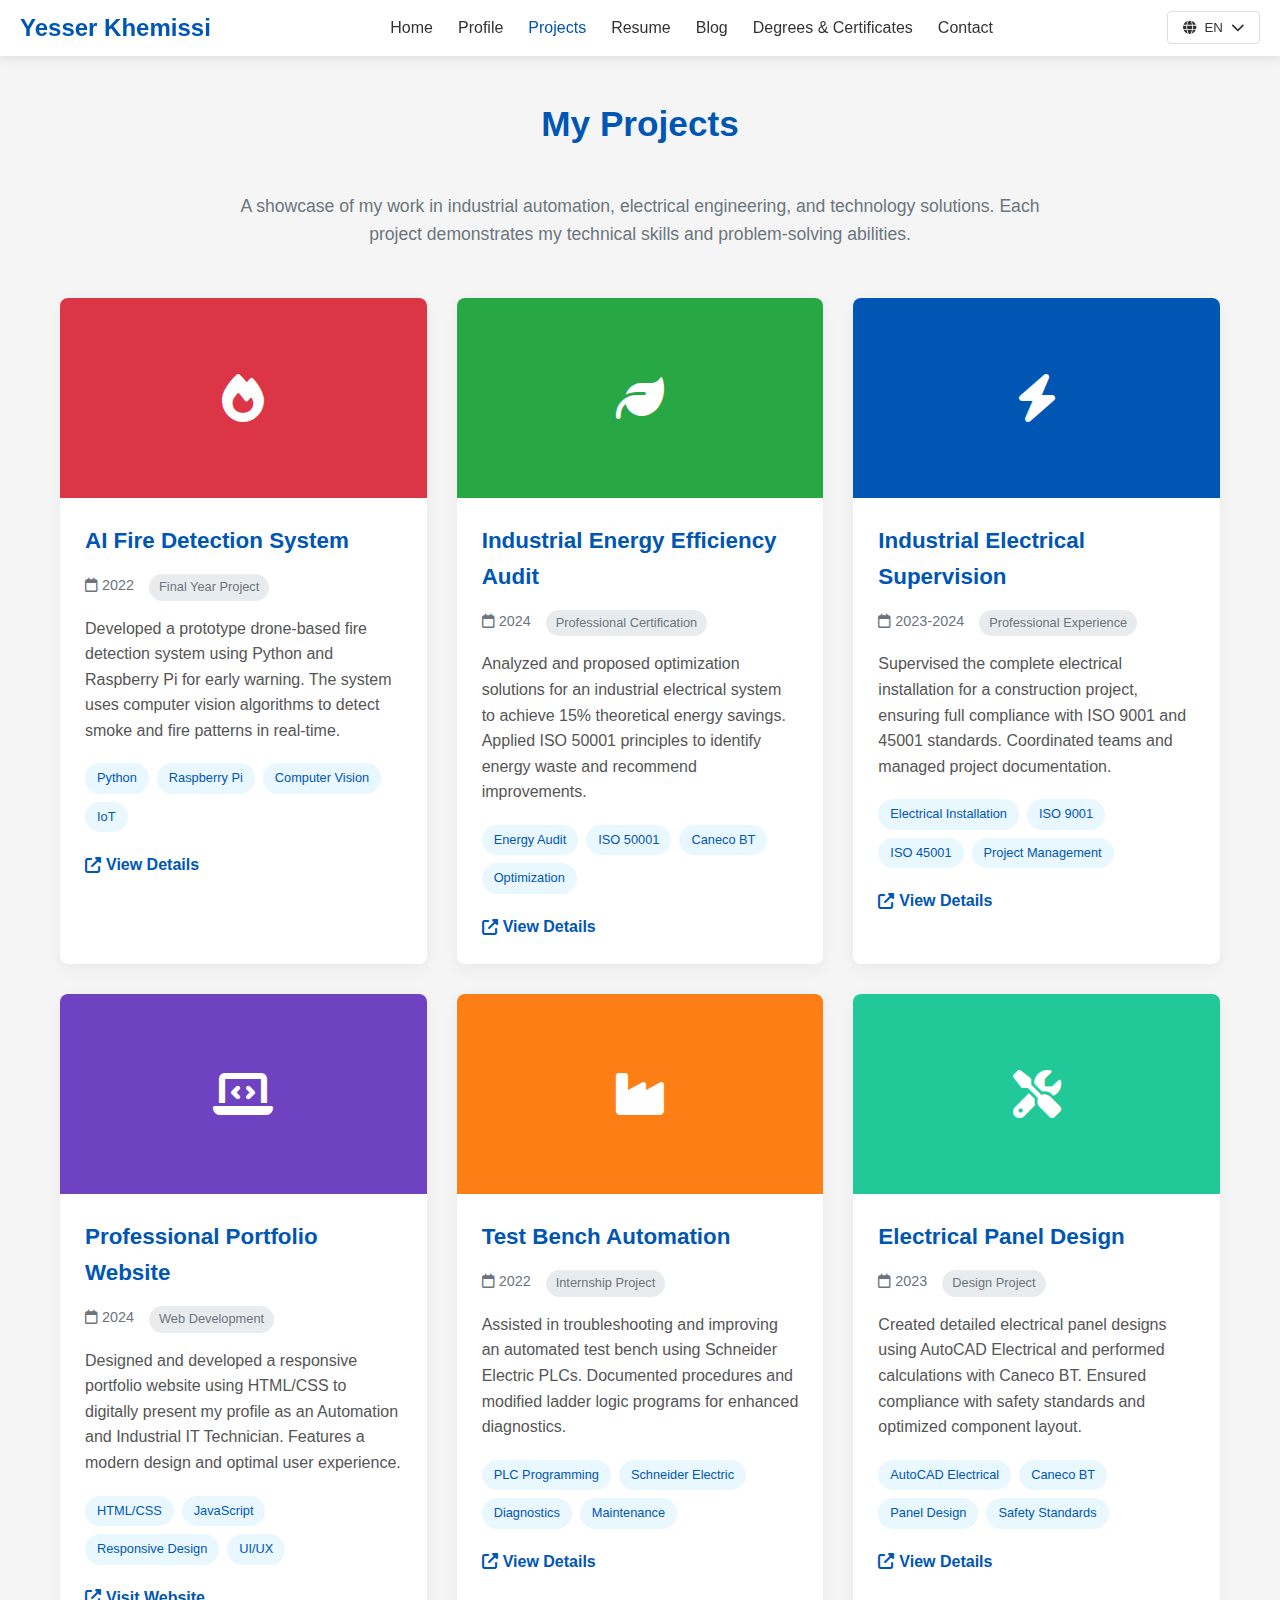
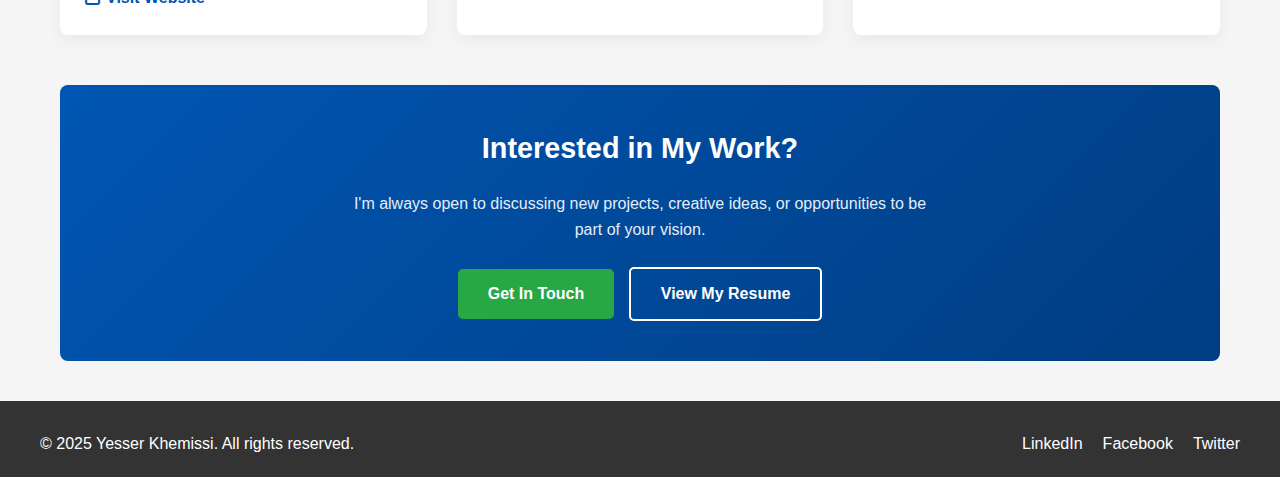
<file: projects.html>
<!DOCTYPE html>
<html lang="en">
<head>
  <meta charset="UTF-8">
  <meta name="viewport" content="width=device-width, initial-scale=1.0">
  
  <!-- Language Meta Tags -->
  <meta http-equiv="Content-Language" content="en">
  <meta name="language" content="English">
  <meta property="og:locale" content="en_US">
  <meta property="og:locale:alternate" content="fr_FR">
  <meta property="og:locale:alternate" content="ar_AR">
  
  <title>Projects - Yesser Khemissi | Automation & Industrial IT</title>
  <link rel="stylesheet" href="https://cdnjs.cloudflare.com/ajax/libs/font-awesome/6.4.0/css/all.min.css">
  <style>
    :root {
      --primary: #0056b3;
      --secondary: #333333;
      --accent: #28a745;
      --light: #f8f9fa;
      --dark: #212529;
      --gray: #6c757d;
    }
    
    * {
      margin: 0;
      padding: 0;
      box-sizing: border-box;
      font-family: 'Segoe UI', Tahoma, Geneva, Verdana, sans-serif;
    }
    
    body {
      line-height: 1.6;
      color: var(--dark);
      background-color: #f5f5f5;
      display: flex;
      flex-direction: column;
      min-height: 100vh;
    }
    
    /* Navigation Styles */
    .navbar {
      background-color: white;
      box-shadow: 0 2px 10px rgba(0,0,0,0.1);
      padding: 0 20px;
      display: flex;
      justify-content: space-between;
      align-items: center;
      position: sticky;
      top: 0;
      z-index: 1000;
    }
    
    .logo {
      font-size: 1.5rem;
      font-weight: 700;
      color: var(--primary);
    }
    
    .nav-links {
      display: flex;
      list-style: none;
    }
    
    .nav-links li {
      margin-left: 25px;
    }
    
    .nav-links a {
      text-decoration: none;
      color: var(--secondary);
      font-weight: 500;
      transition: color 0.3s;
      padding: 15px 0;
      display: block;
    }
    
    .nav-links a:hover, .nav-links a.active {
      color: var(--primary);
    }
    
    .menu-icon {
      display: none;
      font-size: 1.5rem;
      cursor: pointer;
    }
    
    /* Language Switcher Styles */
    .language-switcher {
      position: relative;
      margin-left: 20px;
    }
    
    .lang-btn {
      background: white;
      border: 1px solid #ddd;
      border-radius: 4px;
      padding: 8px 15px;
      cursor: pointer;
      display: flex;
      align-items: center;
      gap: 8px;
      font-weight: 500;
      color: #333;
      transition: all 0.3s;
    }
    
    .lang-btn:hover {
      border-color: #0056b3;
      color: #0056b3;
    }
    
    .lang-dropdown {
      display: none;
      position: absolute;
      top: 100%;
      right: 0;
      background: white;
      border-radius: 8px;
      box-shadow: 0 5px 15px rgba(0,0,0,0.1);
      min-width: 150px;
      z-index: 1000;
      margin-top: 5px;
    }
    
    .lang-dropdown.show {
      display: block;
    }
    
    .lang-option {
      padding: 10px 15px;
      cursor: pointer;
      display: flex;
      align-items: center;
      gap: 10px;
      border-bottom: 1px solid #eee;
      transition: background 0.3s;
    }
    
    .lang-option:hover {
      background: #f5f5f5;
    }
    
    .lang-option:last-child {
      border-bottom: none;
    }
    
    .lang-option .flag {
      font-size: 1.2em;
    }
    
    /* Language Notification */
    .language-notification {
      position: fixed;
      top: 100px;
      right: 20px;
      background: #0056b3;
      color: white;
      padding: 15px 20px;
      border-radius: 8px;
      box-shadow: 0 5px 15px rgba(0,0,0,0.2);
      z-index: 10000;
      display: flex;
      align-items: center;
      gap: 10px;
      animation: slideIn 0.5s ease;
      max-width: 300px;
    }
    
    @keyframes slideIn {
      from {
        transform: translateX(100%);
        opacity: 0;
      }
      to {
        transform: translateX(0);
        opacity: 1;
      }
    }
    
    /* Content Styles */
    .content {
      flex: 1;
      padding: 40px 20px;
      max-width: 1200px;
      margin: 0 auto;
      width: 100%;
    }
    
    .content h1 {
      text-align: center;
      margin-bottom: 40px;
      color: var(--primary);
      font-size: 2.2rem;
    }
    
    /* Projects Section */
    .projects-intro {
      text-align: center;
      max-width: 800px;
      margin: 0 auto 50px;
      color: var(--gray);
      font-size: 1.1rem;
    }
    
    .project-grid {
      display: grid;
      grid-template-columns: repeat(auto-fit, minmax(350px, 1fr));
      gap: 30px;
      margin-bottom: 50px;
    }
    
    .project-card {
      background-color: white;
      border-radius: 8px;
      overflow: hidden;
      box-shadow: 0 5px 15px rgba(0,0,0,0.05);
      transition: transform 0.3s;
    }
    
    .project-card:hover {
      transform: translateY(-10px);
    }
    
    .project-image {
      height: 200px;
      background-color: var(--primary);
      display: flex;
      align-items: center;
      justify-content: center;
      color: white;
      font-size: 3rem;
    }
    
    .project-content {
      padding: 25px;
    }
    
    .project-content h3 {
      margin-bottom: 15px;
      color: var(--primary);
      font-size: 1.4rem;
    }
    
    .project-meta {
      display: flex;
      margin-bottom: 15px;
      color: var(--gray);
      font-size: 0.9rem;
    }
    
    .project-date {
      margin-right: 15px;
    }
    
    .project-category {
      background-color: #e9ecef;
      padding: 3px 10px;
      border-radius: 20px;
      font-size: 0.8rem;
    }
    
    .project-description {
      margin-bottom: 20px;
      color: #555;
    }
    
    .project-technologies {
      display: flex;
      flex-wrap: wrap;
      gap: 8px;
      margin-bottom: 20px;
    }
    
    .tech-tag {
      background-color: #e9f7fe;
      color: var(--primary);
      padding: 5px 12px;
      border-radius: 20px;
      font-size: 0.8rem;
      font-weight: 500;
    }
    
    .project-links {
      display: flex;
      gap: 15px;
    }
    
    .project-link {
      display: inline-flex;
      align-items: center;
      color: var(--primary);
      text-decoration: none;
      font-weight: 600;
      transition: color 0.3s;
    }
    
    .project-link:hover {
      color: var(--accent);
    }
    
    .project-link i {
      margin-right: 5px;
    }
    
    /* Call to Action */
    .cta-section {
      text-align: center;
      padding: 40px 20px;
      background: linear-gradient(135deg, var(--primary), #003d82);
      color: white;
      border-radius: 8px;
      margin-top: 50px;
    }
    
    .cta-section h2 {
      margin-bottom: 20px;
      font-size: 1.8rem;
    }
    
    .cta-section p {
      max-width: 600px;
      margin: 0 auto 25px;
      opacity: 0.9;
    }
    
    .btn {
      display: inline-block;
      background-color: var(--accent);
      color: white;
      padding: 12px 30px;
      border-radius: 5px;
      text-decoration: none;
      font-weight: 600;
      transition: background-color 0.3s;
    }
    
    .btn:hover {
      background-color: #218838;
    }
    
    .btn-outline {
      background-color: transparent;
      border: 2px solid white;
      margin-left: 10px;
    }
    
    .btn-outline:hover {
      background-color: rgba(255,255,255,0.1);
    }
    
    /* Footer Styles */
    .site-footer {
      background-color: var(--secondary);
      color: white;
      padding: 30px 20px 20px;
      margin-top: auto;
    }
    
    .footer-bottom {
      display: flex;
      justify-content: space-between;
      align-items: center;
      max-width: 1200px;
      margin: 0 auto;
    }
    
    .social-links {
      display: flex;
      list-style: none;
    }
    
    .social-links li {
      margin-left: 20px;
    }
    
    .social-links a {
      color: white;
      text-decoration: none;
      transition: color 0.3s;
    }
    
    .social-links a:hover {
      color: var(--accent);
    }
    
    /* Responsive Design */
    @media (max-width: 768px) {
      .nav-links {
        display: none;
        position: absolute;
        top: 60px;
        left: 0;
        width: 100%;
        background-color: white;
        flex-direction: column;
        padding: 20px;
        box-shadow: 0 5px 10px rgba(0,0,0,0.1);
      }
      
      .nav-links.active {
        display: flex;
      }
      
      .nav-links li {
        margin: 10px 0;
      }
      
      .menu-icon {
        display: block;
      }
      
      .language-switcher {
        position: absolute;
        top: 20px;
        right: 60px;
      }
      
      .lang-dropdown {
        right: 0;
      }
      
      .language-notification {
        top: 80px;
        right: 10px;
        left: 10px;
        max-width: none;
      }
      
      .project-grid {
        grid-template-columns: 1fr;
      }
      
      .project-links {
        flex-direction: column;
        gap: 10px;
      }
      
      .footer-bottom {
        flex-direction: column;
        text-align: center;
      }
      
      .social-links {
        margin-top: 15px;
        justify-content: center;
      }
      
      .social-links li {
        margin: 0 10px;
      }
    }
  </style>
</head>
<body>
  <!-- Navigation Bar -->
  <nav class="navbar">
    <div class="logo">Yesser Khemissi</div>
    <ul class="nav-links" id="navLinks">
      <li><a href="index.html">Home</a></li>
      <li><a href="profile.html">Profile</a></li>
      <li><a href="projects.html" class="active">Projects</a></li>
      <li><a href="resume.html">Resume</a></li>
      <li><a href="blog.html">Blog</a></li>
      <li><a href="my degree and certificate.html">Degrees & Certificates</a></li>
      <li><a href="contact.html">Contact</a></li>
    </ul>
    
    <!-- Language Switcher -->
    <div class="language-switcher">
      <button class="lang-btn" id="langBtn">
        <i class="fas fa-globe"></i> 
        <span id="currentLang">EN</span>
        <i class="fas fa-chevron-down"></i>
      </button>
      <div class="lang-dropdown" id="langDropdown">
        <div class="lang-option" data-lang="en">
          <span class="flag">🇺🇸</span> English
        </div>
        <div class="lang-option" data-lang="fr">
          <span class="flag">🇫🇷</span> Français
        </div>
        <div class="lang-option" data-lang="ar">
          <span class="flag">🇹🇳</span> العربية
        </div>
      </div>
    </div>
    
    <div class="menu-icon" id="menuIcon">&#9776;</div>
  </nav>

  <!-- Google Translate Container (Hidden) -->
  <div id="google_translate_element" style="display:none;"></div>

  <!-- Main Content -->
  <section class="content">
    <h1>My Projects</h1>
    <p class="projects-intro">A showcase of my work in industrial automation, electrical engineering, and technology solutions. Each project demonstrates my technical skills and problem-solving abilities.</p>
    
    <div class="project-grid">
      <!-- Project 1 -->
      <div class="project-card">
        <div class="project-image" style="background-color: #dc3545;">
          <i class="fas fa-fire"></i>
        </div>
        <div class="project-content">
          <h3>AI Fire Detection System</h3>
          <div class="project-meta">
            <span class="project-date"><i class="far fa-calendar"></i> 2022</span>
            <span class="project-category">Final Year Project</span>
          </div>
          <p class="project-description">Developed a prototype drone-based fire detection system using Python and Raspberry Pi for early warning. The system uses computer vision algorithms to detect smoke and fire patterns in real-time.</p>
          <div class="project-technologies">
            <span class="tech-tag">Python</span>
            <span class="tech-tag">Raspberry Pi</span>
            <span class="tech-tag">Computer Vision</span>
            <span class="tech-tag">IoT</span>
          </div>
          <div class="project-links">
            <a href="#" class="project-link"><i class="fas fa-external-link-alt"></i> View Details</a>
          </div>
        </div>
      </div>
      
      <!-- Project 2 -->
      <div class="project-card">
        <div class="project-image" style="background-color: #28a745;">
          <i class="fas fa-leaf"></i>
        </div>
        <div class="project-content">
          <h3>Industrial Energy Efficiency Audit</h3>
          <div class="project-meta">
            <span class="project-date"><i class="far fa-calendar"></i> 2024</span>
            <span class="project-category">Professional Certification</span>
          </div>
          <p class="project-description">Analyzed and proposed optimization solutions for an industrial electrical system to achieve 15% theoretical energy savings. Applied ISO 50001 principles to identify energy waste and recommend improvements.</p>
          <div class="project-technologies">
            <span class="tech-tag">Energy Audit</span>
            <span class="tech-tag">ISO 50001</span>
            <span class="tech-tag">Caneco BT</span>
            <span class="tech-tag">Optimization</span>
          </div>
          <div class="project-links">
            <a href="#" class="project-link"><i class="fas fa-external-link-alt"></i> View Details</a>
          </div>
        </div>
      </div>
      
      <!-- Project 3 -->
      <div class="project-card">
        <div class="project-image" style="background-color: #0056b3;">
          <i class="fas fa-bolt"></i>
        </div>
        <div class="project-content">
          <h3>Industrial Electrical Supervision</h3>
          <div class="project-meta">
            <span class="project-date"><i class="far fa-calendar"></i> 2023-2024</span>
            <span class="project-category">Professional Experience</span>
          </div>
          <p class="project-description">Supervised the complete electrical installation for a construction project, ensuring full compliance with ISO 9001 and 45001 standards. Coordinated teams and managed project documentation.</p>
          <div class="project-technologies">
            <span class="tech-tag">Electrical Installation</span>
            <span class="tech-tag">ISO 9001</span>
            <span class="tech-tag">ISO 45001</span>
            <span class="tech-tag">Project Management</span>
          </div>
          <div class="project-links">
            <a href="#" class="project-link"><i class="fas fa-external-link-alt"></i> View Details</a>
          </div>
        </div>
      </div>
      
      <!-- Project 4 -->
      <div class="project-card">
        <div class="project-image" style="background-color: #6f42c1;">
          <i class="fas fa-laptop-code"></i>
        </div>
        <div class="project-content">
          <h3>Professional Portfolio Website</h3>
          <div class="project-meta">
            <span class="project-date"><i class="far fa-calendar"></i> 2024</span>
            <span class="project-category">Web Development</span>
          </div>
          <p class="project-description">Designed and developed a responsive portfolio website using HTML/CSS to digitally present my profile as an Automation and Industrial IT Technician. Features a modern design and optimal user experience.</p>
          <div class="project-technologies">
            <span class="tech-tag">HTML/CSS</span>
            <span class="tech-tag">JavaScript</span>
            <span class="tech-tag">Responsive Design</span>
            <span class="tech-tag">UI/UX</span>
          </div>
          <div class="project-links">
            <a href="index.html" class="project-link"><i class="fas fa-external-link-alt"></i> Visit Website</a>
          </div>
        </div>
      </div>
      
      <!-- Project 5 -->
      <div class="project-card">
        <div class="project-image" style="background-color: #fd7e14;">
          <i class="fas fa-industry"></i>
        </div>
        <div class="project-content">
          <h3>Test Bench Automation</h3>
          <div class="project-meta">
            <span class="project-date"><i class="far fa-calendar"></i> 2022</span>
            <span class="project-category">Internship Project</span>
          </div>
          <p class="project-description">Assisted in troubleshooting and improving an automated test bench using Schneider Electric PLCs. Documented procedures and modified ladder logic programs for enhanced diagnostics.</p>
          <div class="project-technologies">
            <span class="tech-tag">PLC Programming</span>
            <span class="tech-tag">Schneider Electric</span>
            <span class="tech-tag">Diagnostics</span>
            <span class="tech-tag">Maintenance</span>
          </div>
          <div class="project-links">
            <a href="#" class="project-link"><i class="fas fa-external-link-alt"></i> View Details</a>
          </div>
        </div>
      </div>
      
      <!-- Project 6 -->
      <div class="project-card">
        <div class="project-image" style="background-color: #20c997;">
          <i class="fas fa-tools"></i>
        </div>
        <div class="project-content">
          <h3>Electrical Panel Design</h3>
          <div class="project-meta">
            <span class="project-date"><i class="far fa-calendar"></i> 2023</span>
            <span class="project-category">Design Project</span>
          </div>
          <p class="project-description">Created detailed electrical panel designs using AutoCAD Electrical and performed calculations with Caneco BT. Ensured compliance with safety standards and optimized component layout.</p>
          <div class="project-technologies">
            <span class="tech-tag">AutoCAD Electrical</span>
            <span class="tech-tag">Caneco BT</span>
            <span class="tech-tag">Panel Design</span>
            <span class="tech-tag">Safety Standards</span>
          </div>
          <div class="project-links">
            <a href="#" class="project-link"><i class="fas fa-external-link-alt"></i> View Details</a>
          </div>
        </div>
      </div>
    </div>
    
    <!-- Call to Action -->
    <div class="cta-section">
      <h2>Interested in My Work?</h2>
      <p>I'm always open to discussing new projects, creative ideas, or opportunities to be part of your vision.</p>
      <a href="contact.html" class="btn">Get In Touch</a>
      <a href="resume.html" class="btn btn-outline">View My Resume</a>
    </div>
  </section>

  <!-- Footer -->
  <footer class="site-footer">
    <div class="footer-bottom">
      <p>&copy; 2025 Yesser Khemissi. All rights reserved.</p>
      <ul class="social-links">
        <li><a href="https://linkedin.com/in/khemissi-yesser-9a0a3225b" target="_blank">LinkedIn</a></li>
        <li><a href="https://facebook.com" target="_blank">Facebook</a></li>
        <li><a href="https://twitter.com" target="_blank">Twitter</a></li>
      </ul>
    </div>
  </footer>

  <script>
    // Mobile menu toggle
    document.getElementById('menuIcon').addEventListener('click', function() {
      document.getElementById('navLinks').classList.toggle('active');
    });
    
    // Language Detection and Switching
    function detectBrowserLanguage() {
      const browserLang = navigator.language || navigator.userLanguage;
      const langCode = browserLang.split('-')[0];
      
      if (langCode === 'fr') return 'fr';
      else if (langCode === 'ar') return 'ar';
      else return 'en';
    }
    
    function showLanguageNotification(lang) {
      const existing = document.querySelector('.language-notification');
      if (existing) existing.remove();
      
      const notification = document.createElement('div');
      notification.className = 'language-notification';
      const langName = lang === 'fr' ? 'Français' : 'العربية';
      notification.innerHTML = `
        <i class="fas fa-language"></i>
        <div>
          <strong>Website available in ${langName}</strong>
          <div style="font-size: 0.9em; opacity: 0.9;">Click the language button above to translate</div>
        </div>
        <button class="close-notification" style="background: transparent; border: none; color: white; cursor: pointer; margin-left: 10px;">
          <i class="fas fa-times"></i>
        </button>
      `;
      
      document.body.appendChild(notification);
      notification.querySelector('.close-notification').addEventListener('click', function() {
        notification.remove();
      });
      
      setTimeout(() => {
        if (notification.parentElement) notification.remove();
      }, 10000);
    }
    
    function applyTranslation(lang) {
      if (!window.google || !google.translate) {
        const script = document.createElement('script');
        script.src = `https://translate.google.com/translate_a/element.js?cb=initGoogleTranslate&hl=${lang}`;
        document.body.appendChild(script);
      } else {
        document.getElementById('google_translate_element').style.display = 'block';
        setTimeout(() => {
          if (window.google && google.translate) {
            const iframe = document.querySelector('.goog-te-menu-frame');
            if (iframe && iframe.contentWindow) {
              const langOption = iframe.contentWindow.document.querySelector(`[value="${lang}"]`);
              if (langOption) langOption.click();
            }
          }
        }, 500);
      }
    }
    
    function initGoogleTranslate() {
      new google.translate.TranslateElement({
        pageLanguage: 'en',
        includedLanguages: 'en,fr,ar',
        layout: google.translate.TranslateElement.InlineLayout.SIMPLE,
        autoDisplay: false
      }, 'google_translate_element');
      
      const style = document.createElement('style');
      style.innerHTML = `
        .goog-te-banner-frame { display: none !important; }
        body { top: 0 !important; }
        .goog-te-gadget-simple { border: none !important; background: transparent !important; }
      `;
      document.head.appendChild(style);
    }
    
    // Initialize Language Switcher
    document.addEventListener('DOMContentLoaded', function() {
      const langBtn = document.getElementById('langBtn');
      const langDropdown = document.getElementById('langDropdown');
      const currentLang = document.getElementById('currentLang');
      
      if (langBtn) {
        // Toggle dropdown
        langBtn.addEventListener('click', function(e) {
          e.stopPropagation();
          langDropdown.classList.toggle('show');
        });
        
        // Language selection
        document.querySelectorAll('.lang-option').forEach(option => {
          option.addEventListener('click', function() {
            const selectedLang = this.getAttribute('data-lang');
            if (currentLang) currentLang.textContent = selectedLang.toUpperCase();
            applyTranslation(selectedLang);
            langDropdown.classList.remove('show');
            localStorage.setItem('preferredLanguage', selectedLang);
          });
        });
        
        // Load saved preference
        const savedLang = localStorage.getItem('preferredLanguage');
        if (savedLang && currentLang) {
          currentLang.textContent = savedLang.toUpperCase();
        }
        
        // Auto-detect on page load
        const detectedLang = detectBrowserLanguage();
        if (detectedLang !== 'en' && !savedLang) {
          setTimeout(() => showLanguageNotification(detectedLang), 2000);
        }
        
        // Close dropdown when clicking outside
        document.addEventListener('click', function() {
          langDropdown.classList.remove('show');
        });
      }
    });
  </script>
</body>
</html>
</file>
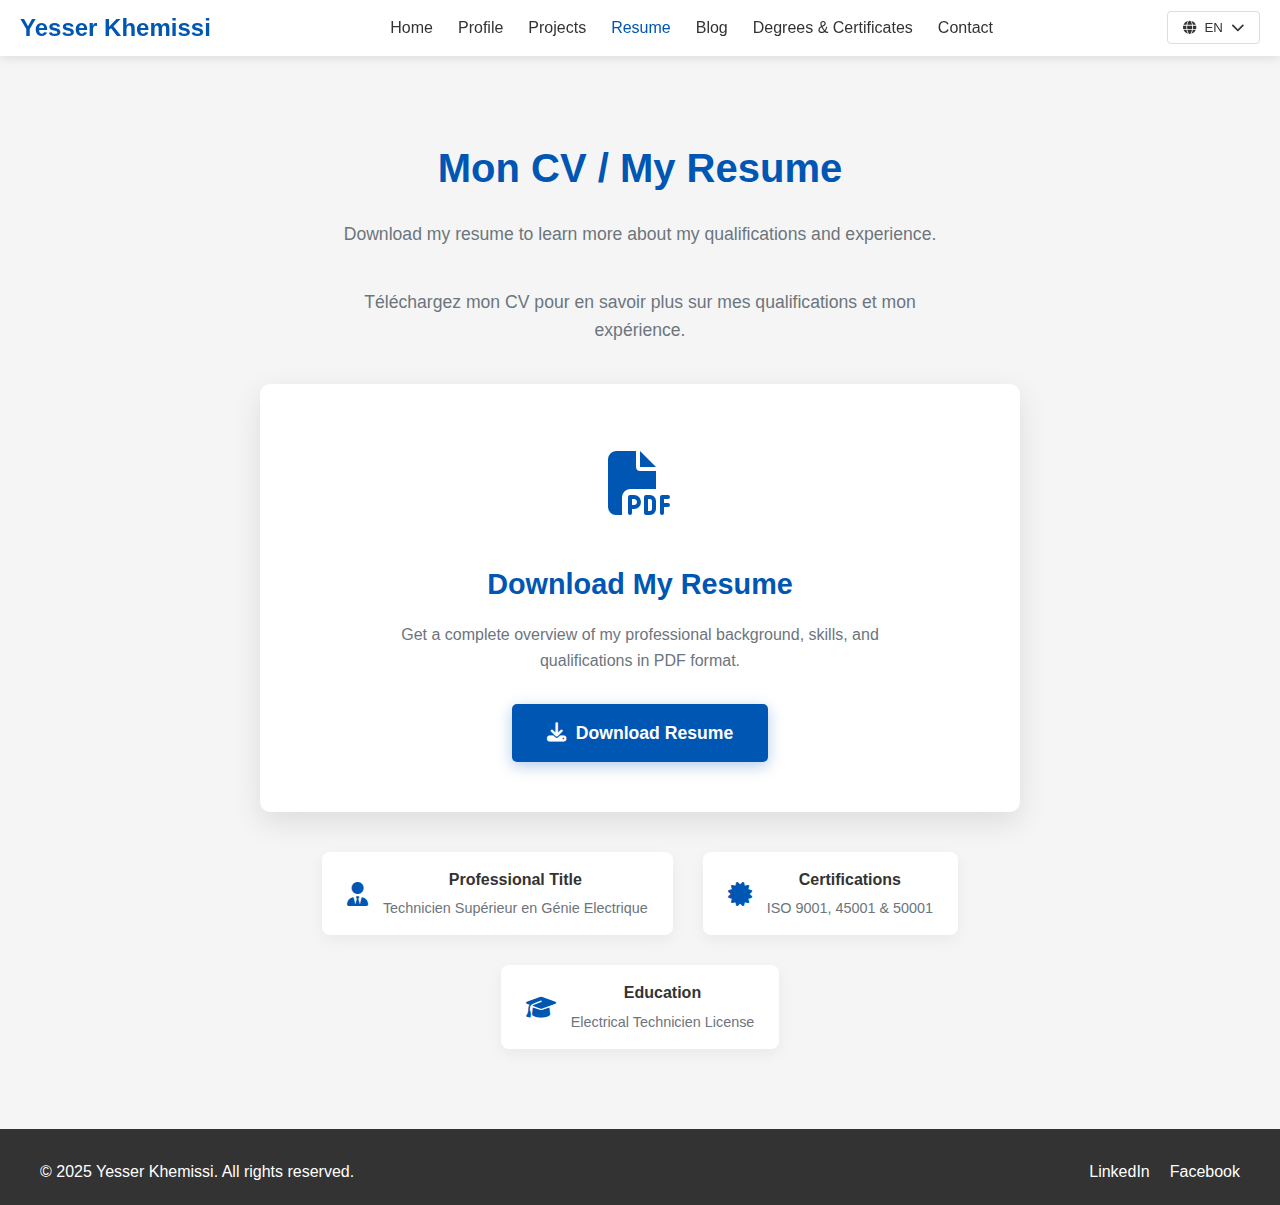
<file: resume.html>
<!DOCTYPE html>
<html lang="en">
<head>
  <meta charset="UTF-8">
  <meta name="viewport" content="width=device-width, initial-scale=1.0">
  <!-- Language Meta Tags -->
  <meta http-equiv="Content-Language" content="en">
  <meta name="language" content="English">
  <meta property="og:locale" content="en_US">
  <title>Resume - Yesser Khemissi | Automation & Industrial IT</title>
  <link rel="stylesheet" href="https://cdnjs.cloudflare.com/ajax/libs/font-awesome/6.4.0/css/all.min.css">
  <style>
    :root {
      --primary: #0056b3;
      --secondary: #333333;
      --accent: #28a745;
      --light: #f8f9fa;
      --dark: #212529;
      --gray: #6c757d;
    }
    
    * {
      margin: 0;
      padding: 0;
      box-sizing: border-box;
      font-family: 'Segoe UI', Tahoma, Geneva, Verdana, sans-serif;
    }
    
    body {
      line-height: 1.6;
      color: var(--dark);
      background-color: #f5f5f5;
      display: flex;
      flex-direction: column;
      min-height: 100vh;
    }
    
    /* Navigation Styles */
    .navbar {
      background-color: white;
      box-shadow: 0 2px 10px rgba(0,0,0,0.1);
      padding: 0 20px;
      display: flex;
      justify-content: space-between;
      align-items: center;
      position: sticky;
      top: 0;
      z-index: 1000;
    }
    
    .logo {
      font-size: 1.5rem;
      font-weight: 700;
      color: var(--primary);
    }
    
    .nav-links {
      display: flex;
      list-style: none;
    }
    
    .nav-links li {
      margin-left: 25px;
    }
    
    .nav-links a {
      text-decoration: none;
      color: var(--secondary);
      font-weight: 500;
      transition: color 0.3s;
      padding: 15px 0;
      display: block;
    }
    
    .nav-links a:hover, .nav-links a.active {
      color: var(--primary);
    }
    
    .menu-icon {
      display: none;
      font-size: 1.5rem;
      cursor: pointer;
    }
    
    /* Language Switcher Styles - ADDED */
    .language-switcher {
      position: relative;
      margin-left: 20px;
    }
    
    .lang-btn {
      background: white;
      border: 1px solid #ddd;
      border-radius: 4px;
      padding: 8px 15px;
      cursor: pointer;
      display: flex;
      align-items: center;
      gap: 8px;
      font-weight: 500;
      color: #333;
      transition: all 0.3s;
    }
    
    .lang-btn:hover {
      border-color: #0056b3;
      color: #0056b3;
    }
    
    .lang-dropdown {
      display: none;
      position: absolute;
      top: 100%;
      right: 0;
      background: white;
      border-radius: 8px;
      box-shadow: 0 5px 15px rgba(0,0,0,0.1);
      min-width: 150px;
      z-index: 1000;
      margin-top: 5px;
    }
    
    .lang-dropdown.show {
      display: block;
    }
    
    .lang-option {
      padding: 10px 15px;
      cursor: pointer;
      display: flex;
      align-items: center;
      gap: 10px;
      border-bottom: 1px solid #eee;
      transition: background 0.3s;
    }
    
    .lang-option:hover {
      background: #f5f5f5;
    }
    
    .lang-option:last-child {
      border-bottom: none;
    }
    
    .lang-option .flag {
      font-size: 1.2em;
    }
    
    /* Language Notification */
    .language-notification {
      position: fixed;
      top: 100px;
      right: 20px;
      background: #0056b3;
      color: white;
      padding: 15px 20px;
      border-radius: 8px;
      box-shadow: 0 5px 15px rgba(0,0,0,0.2);
      z-index: 10000;
      display: flex;
      align-items: center;
      gap: 10px;
      animation: slideIn 0.5s ease;
      max-width: 300px;
    }
    
    @keyframes slideIn {
      from {
        transform: translateX(100%);
        opacity: 0;
      }
      to {
        transform: translateX(0);
        opacity: 1;
      }
    }
    
    /* Content Styles */
    .content {
      flex: 1;
      padding: 80px 20px;
      max-width: 800px;
      margin: 0 auto;
      width: 100%;
      text-align: center;
    }
    
    .content h1 {
      margin-bottom: 20px;
      color: var(--primary);
      font-size: 2.5rem;
    }
    
    .content > p {
      margin-bottom: 40px;
      color: var(--gray);
      font-size: 1.1rem;
      max-width: 600px;
      margin-left: auto;
      margin-right: auto;
    }
    
    /* Download Section */
    .download-section {
      background-color: white;
      padding: 50px 40px;
      border-radius: 10px;
      box-shadow: 0 10px 30px rgba(0,0,0,0.1);
      margin-bottom: 40px;
    }
    
    .download-icon {
      font-size: 4rem;
      color: var(--primary);
      margin-bottom: 25px;
    }
    
    .download-section h2 {
      margin-bottom: 15px;
      color: var(--primary);
      font-size: 1.8rem;
    }
    
    .download-section p {
      color: var(--gray);
      margin-bottom: 30px;
      max-width: 500px;
      margin-left: auto;
      margin-right: auto;
    }
    
    .btn {
      display: inline-flex;
      align-items: center;
      background-color: var(--primary);
      color: white;
      padding: 15px 35px;
      border-radius: 5px;
      text-decoration: none;
      font-weight: 600;
      font-size: 1.1rem;
      transition: all 0.3s;
      box-shadow: 0 4px 15px rgba(0, 86, 179, 0.3);
    }
    
    .btn:hover {
      background-color: #004494;
      transform: translateY(-2px);
      box-shadow: 0 6px 20px rgba(0, 86, 179, 0.4);
    }
    
    .btn i {
      margin-right: 10px;
      font-size: 1.2rem;
    }
    
    /* Quick Info */
    .quick-info {
      display: flex;
      justify-content: center;
      flex-wrap: wrap;
      gap: 30px;
      margin-top: 40px;
    }
    
    .info-item {
      display: flex;
      align-items: center;
      background-color: white;
      padding: 15px 25px;
      border-radius: 8px;
      box-shadow: 0 5px 15px rgba(0,0,0,0.05);
    }
    
    .info-item i {
      font-size: 1.5rem;
      color: var(--primary);
      margin-right: 15px;
    }
    
    .info-text h3 {
      font-size: 1rem;
      color: var(--secondary);
      margin-bottom: 5px;
    }
    
    .info-text p {
      font-size: 0.9rem;
      color: var(--gray);
    }
    
    /* Footer Styles */
    .site-footer {
      background-color: var(--secondary);
      color: white;
      padding: 30px 20px 20px;
      margin-top: auto;
    }
    
    .footer-bottom {
      display: flex;
      justify-content: space-between;
      align-items: center;
      max-width: 1200px;
      margin: 0 auto;
    }
    
    .social-links {
      display: flex;
      list-style: none;
    }
    
    .social-links li {
      margin-left: 20px;
    }
    
    .social-links a {
      color: white;
      text-decoration: none;
      transition: color 0.3s;
    }
    
    .social-links a:hover {
      color: var(--accent);
    }
    
    /* Responsive Design */
    @media (max-width: 768px) {
      .nav-links {
        display: none;
        position: absolute;
        top: 60px;
        left: 0;
        width: 100%;
        background-color: white;
        flex-direction: column;
        padding: 20px;
        box-shadow: 0 5px 10px rgba(0,0,0,0.1);
      }
      
      .nav-links.active {
        display: flex;
      }
      
      .nav-links li {
        margin: 10px 0;
      }
      
      .menu-icon {
        display: block;
      }
      
      /* Language switcher mobile */
      .language-switcher {
        position: absolute;
        top: 20px;
        right: 60px;
      }
      
      .lang-dropdown {
        right: 0;
      }
      
      .language-notification {
        top: 80px;
        right: 10px;
        left: 10px;
        max-width: none;
      }
      
      .content {
        padding: 60px 20px;
      }
      
      .content h1 {
        font-size: 2rem;
      }
      
      .download-section {
        padding: 40px 25px;
      }
      
      .quick-info {
        flex-direction: column;
        align-items: center;
        gap: 20px;
      }
      
      .info-item {
        width: 100%;
        max-width: 300px;
      }
      
      .footer-bottom {
        flex-direction: column;
        text-align: center;
      }
      
      .social-links {
        margin-top: 15px;
        justify-content: center;
      }
      
      .social-links li {
        margin: 0 10px;
      }
    }
  </style>
</head>
<body>
  <!-- Navigation Bar -->
  <nav class="navbar">
    <div class="logo">Yesser Khemissi</div>
    <ul class="nav-links" id="navLinks">
      <li><a href="index.html">Home</a></li>
      <li><a href="profile.html">Profile</a></li>
      <li><a href="projects.html">Projects</a></li>
      <li><a href="resume.html" class="active">Resume</a></li>
      <li><a href="blog.html">Blog</a></li>
      <li><a href="my degree and certificate.html">Degrees & Certificates</a></li>
      <li><a href="contact.html">Contact</a></li>
    </ul>
    
    <!-- LANGUAGE SWITCHER - ADDED -->
    <div class="language-switcher">
      <button class="lang-btn" id="langBtn">
        <i class="fas fa-globe"></i> 
        <span id="currentLang">EN</span>
        <i class="fas fa-chevron-down"></i>
      </button>
      <div class="lang-dropdown" id="langDropdown">
        <div class="lang-option" data-lang="en">
          <span class="flag">🇺🇸</span> English
        </div>
        <div class="lang-option" data-lang="fr">
          <span class="flag">🇫🇷</span> Français
        </div>
        <div class="lang-option" data-lang="ar">
          <span class="flag">🇹🇳</span> العربية
        </div>
      </div>
    </div>
    
    <div class="menu-icon" id="menuIcon">&#9776;</div>
  </nav>

  <!-- Main Content -->
  <section class="content">
    <h1>Mon CV / My Resume</h1>
    <p>Download my resume to learn more about my qualifications and experience.</p>
    <p>Téléchargez mon CV pour en savoir plus sur mes qualifications et mon expérience.</p>
    
    <div class="download-section">
      <div class="download-icon">
        <i class="fas fa-file-pdf"></i>
      </div>
      <h2>Download My Resume</h2>
      <p>Get a complete overview of my professional background, skills, and qualifications in PDF format.</p>
      <a href="CV\langue.pdf" class="btn">
        <i class="fas fa-download"></i> Download Resume
      </a>
    </div>
    
    <div class="quick-info">
      <div class="info-item">
        <i class="fas fa-user-tie"></i>
        <div class="info-text">
          <h3>Professional Title</h3>
          <p> Technicien Supérieur en Génie Electrique</p>
        </div>
      </div>
      
      <div class="info-item">
        <i class="fas fa-certificate"></i>
        <div class="info-text">
          <h3>Certifications</h3>
          <p>ISO 9001, 45001 & 50001</p>
        </div>
      </div>
      
      <div class="info-item">
        <i class="fas fa-graduation-cap"></i>
        <div class="info-text">
          <h3>Education</h3>
          <p>Electrical Technicien License</p>
        </div>
      </div>
    </div>
  </section>

  <!-- Footer -->
  <footer class="site-footer">
    <div class="footer-bottom">
      <p>&copy; 2025 Yesser Khemissi. All rights reserved.</p>
      <ul class="social-links">
        <li><a href="https://linkedin.com/in/khemissi-yesser-9a0a3225b" target="_blank">LinkedIn</a></li>
        <li><a href="https://facebook.com" target="_blank">Facebook</a></li>
      </ul>
    </div>
  </footer>

  <!-- Google Translate Container -->
  <div id="google_translate_element" style="display:none;"></div>

  <script>
    // Mobile menu toggle
    document.getElementById('menuIcon').addEventListener('click', function() {
      document.getElementById('navLinks').classList.toggle('active');
    });
    
    // Language Detection and Switching
    document.addEventListener('DOMContentLoaded', function() {
      const langBtn = document.getElementById('langBtn');
      const langDropdown = document.getElementById('langDropdown');
      const currentLang = document.getElementById('currentLang');
      
      // 1. DETECT BROWSER LANGUAGE
      function detectBrowserLanguage() {
        const browserLang = navigator.language || navigator.userLanguage;
        const langCode = browserLang.split('-')[0];
        
        if (langCode === 'fr') {
          return 'fr';
        } else if (langCode === 'ar') {
          return 'ar';
        } else {
          return 'en';
        }
      }
      
      // 2. AUTO-DETECT ON PAGE LOAD
      const detectedLang = detectBrowserLanguage();
      
      // Show language notification (optional)
      if (detectedLang !== 'en') {
        setTimeout(() => {
          showLanguageNotification(detectedLang);
        }, 1000);
      }
      
      // 3. TOGGLE DROPDOWN
      langBtn.addEventListener('click', function(e) {
        e.stopPropagation();
        langDropdown.classList.toggle('show');
      });
      
      // 4. LANGUAGE SELECTION
      document.querySelectorAll('.lang-option').forEach(option => {
        option.addEventListener('click', function() {
          const selectedLang = this.getAttribute('data-lang');
          currentLang.textContent = selectedLang.toUpperCase();
          
          // Apply translation
          applyTranslation(selectedLang);
          
          // Close dropdown
          langDropdown.classList.remove('show');
          
          // Save preference
          localStorage.setItem('preferredLanguage', selectedLang);
        });
      });
      
      // 5. LOAD SAVED PREFERENCE
      const savedLang = localStorage.getItem('preferredLanguage');
      if (savedLang) {
        currentLang.textContent = savedLang.toUpperCase();
      }
      
      // Close dropdown when clicking outside
      document.addEventListener('click', function() {
        langDropdown.classList.remove('show');
      });
    });
    
    // Function to show language notification
    function showLanguageNotification(lang) {
      const notification = document.createElement('div');
      notification.className = 'language-notification';
      
      const langName = lang === 'fr' ? 'Français' : 'العربية';
      notification.innerHTML = `
        <i class="fas fa-language"></i>
        <div>
          <strong>Website available in ${langName}</strong>
          <div style="font-size: 0.9em; opacity: 0.9;">Click the language button to translate</div>
        </div>
        <button style="background: transparent; border: none; color: white; cursor: pointer; margin-left: 10px;" onclick="this.parentElement.remove()">
          <i class="fas fa-times"></i>
        </button>
      `;
      
      document.body.appendChild(notification);
      
      // Auto-remove after 10 seconds
      setTimeout(() => {
        if (notification.parentElement) {
          notification.remove();
        }
      }, 10000);
    }
    
    // Function to apply Google Translate
    function applyTranslation(lang) {
      // Load Google Translate if not loaded
      if (!window.google || !google.translate) {
        const script = document.createElement('script');
        script.src = 'https://translate.google.com/translate_a/element.js?cb=initGoogleTranslate';
        document.body.appendChild(script);
      } else {
        initGoogleTranslate();
      }
      
      // Wait for Google Translate to load, then select language
      setTimeout(() => {
        if (window.google && google.translate && document.querySelector('.goog-te-combo')) {
          const select = document.querySelector('.goog-te-combo');
          select.value = lang;
          select.dispatchEvent(new Event('change'));
        }
      }, 1000);
    }
    
    // Google Translate initialization
    function initGoogleTranslate() {
      new google.translate.TranslateElement({
        pageLanguage: 'en',
        includedLanguages: 'en,fr,ar',
        layout: google.translate.TranslateElement.InlineLayout.SIMPLE,
        autoDisplay: false
      }, 'google_translate_element');
      
      // Show the translate widget
      document.getElementById('google_translate_element').style.display = 'block';
      
      // Hide Google's default banner
      const style = document.createElement('style');
      style.innerHTML = `
        .goog-te-banner-frame { display: none !important; }
        .skiptranslate { display: none !important; }
        body { top: 0 !important; }
      `;
      document.head.appendChild(style);
    }
  </script>
</body>

</html>
</file>
